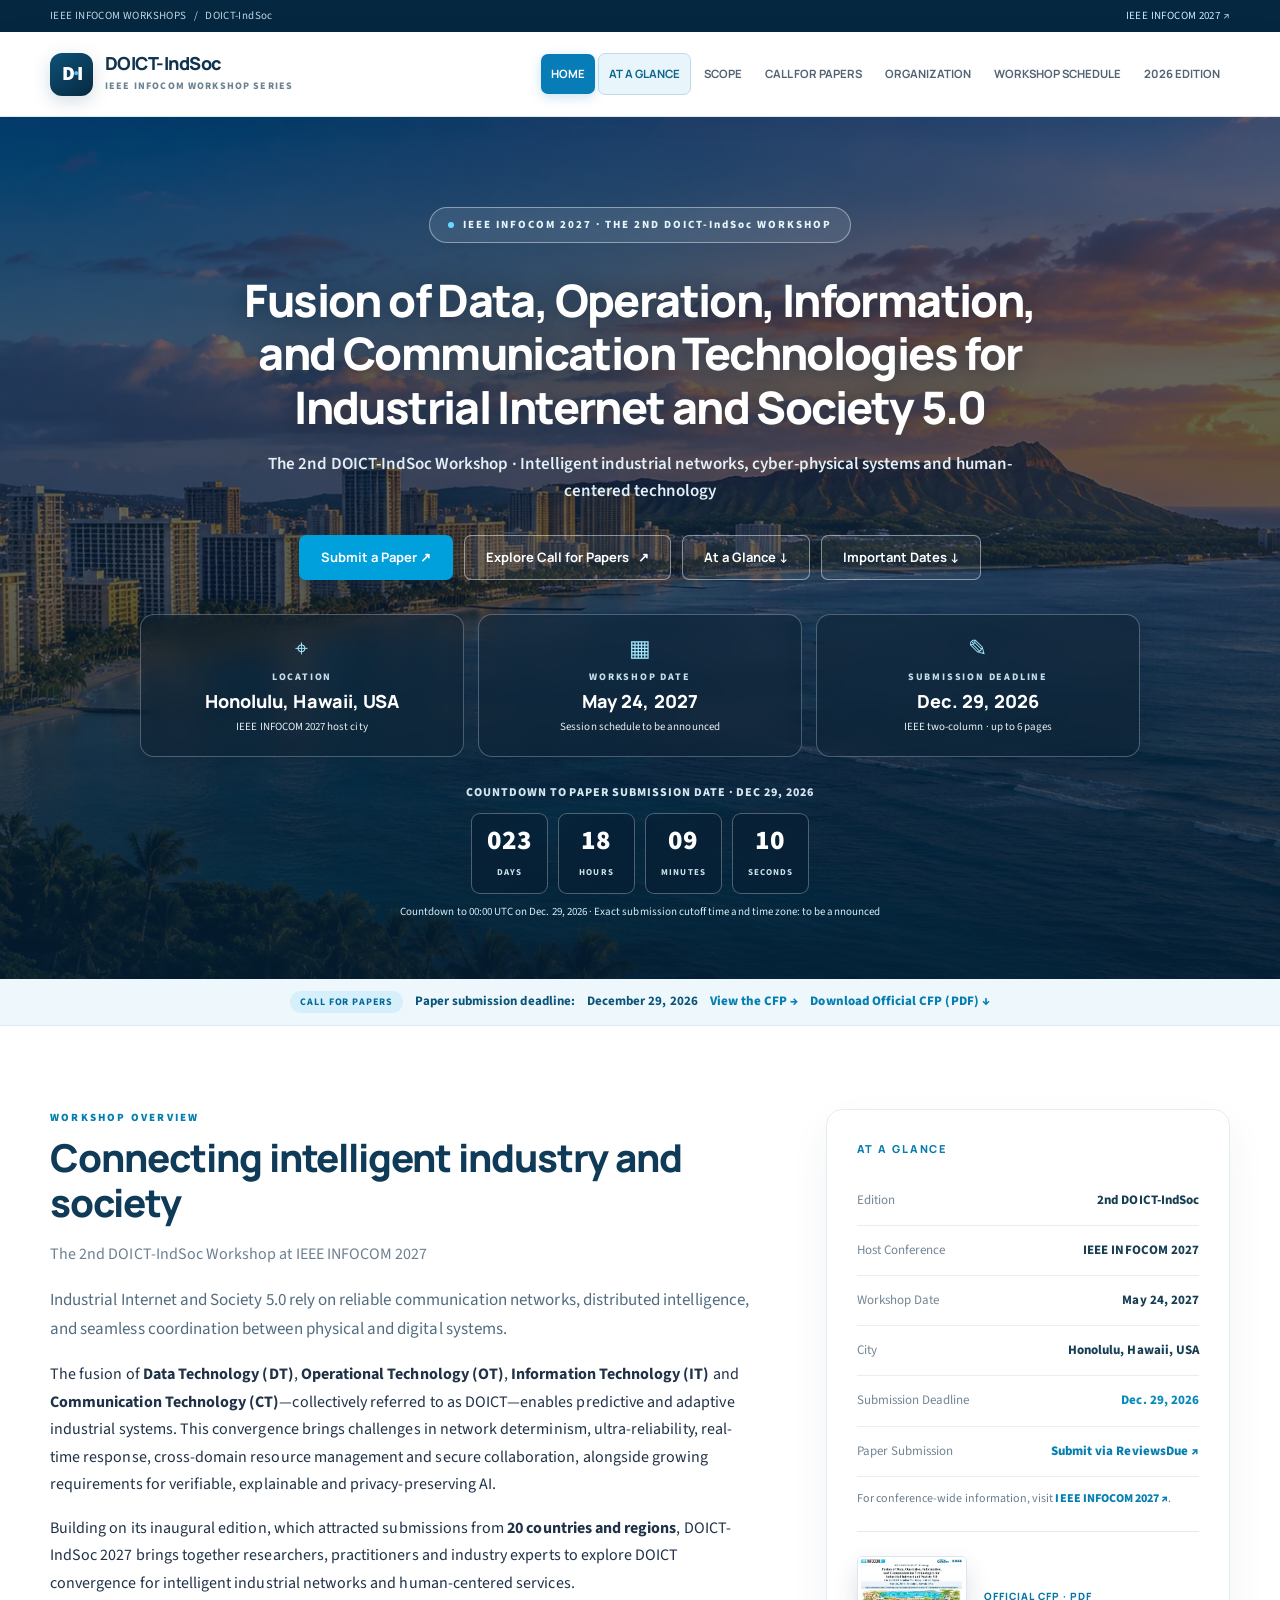
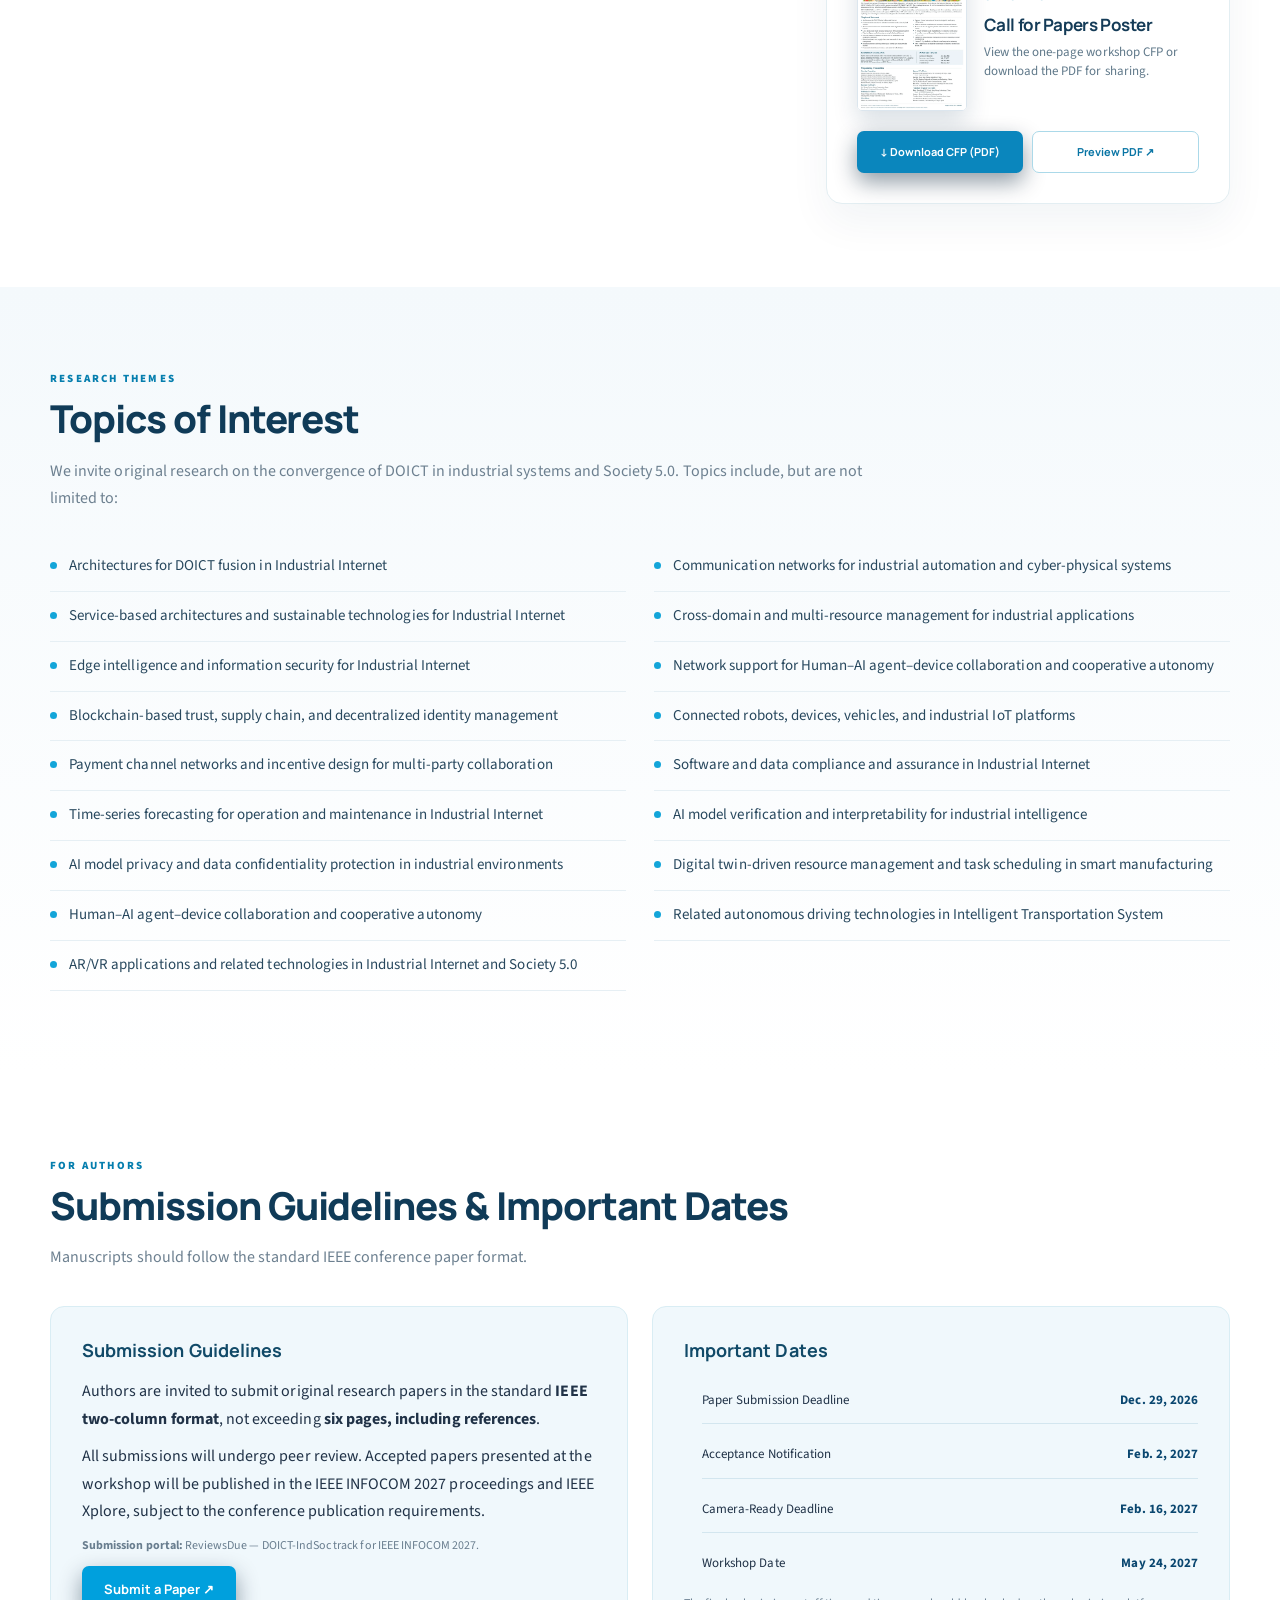
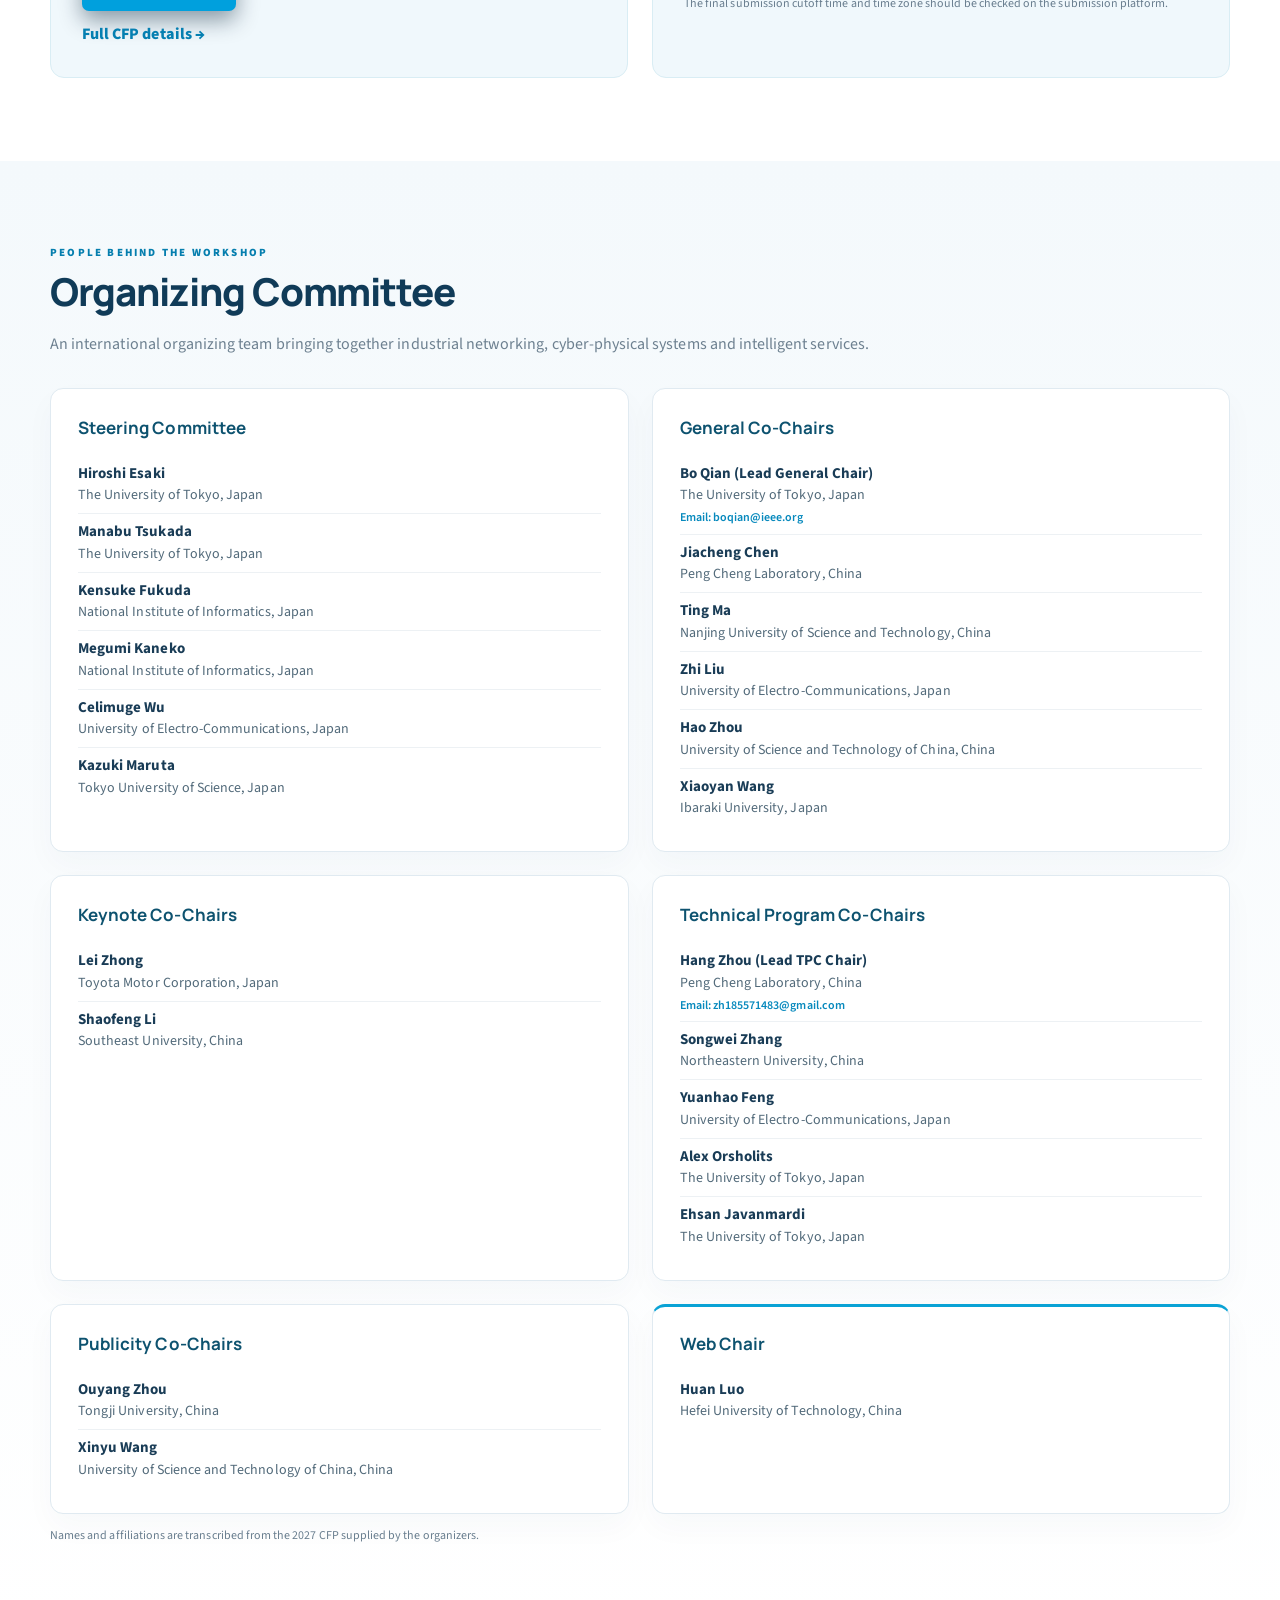
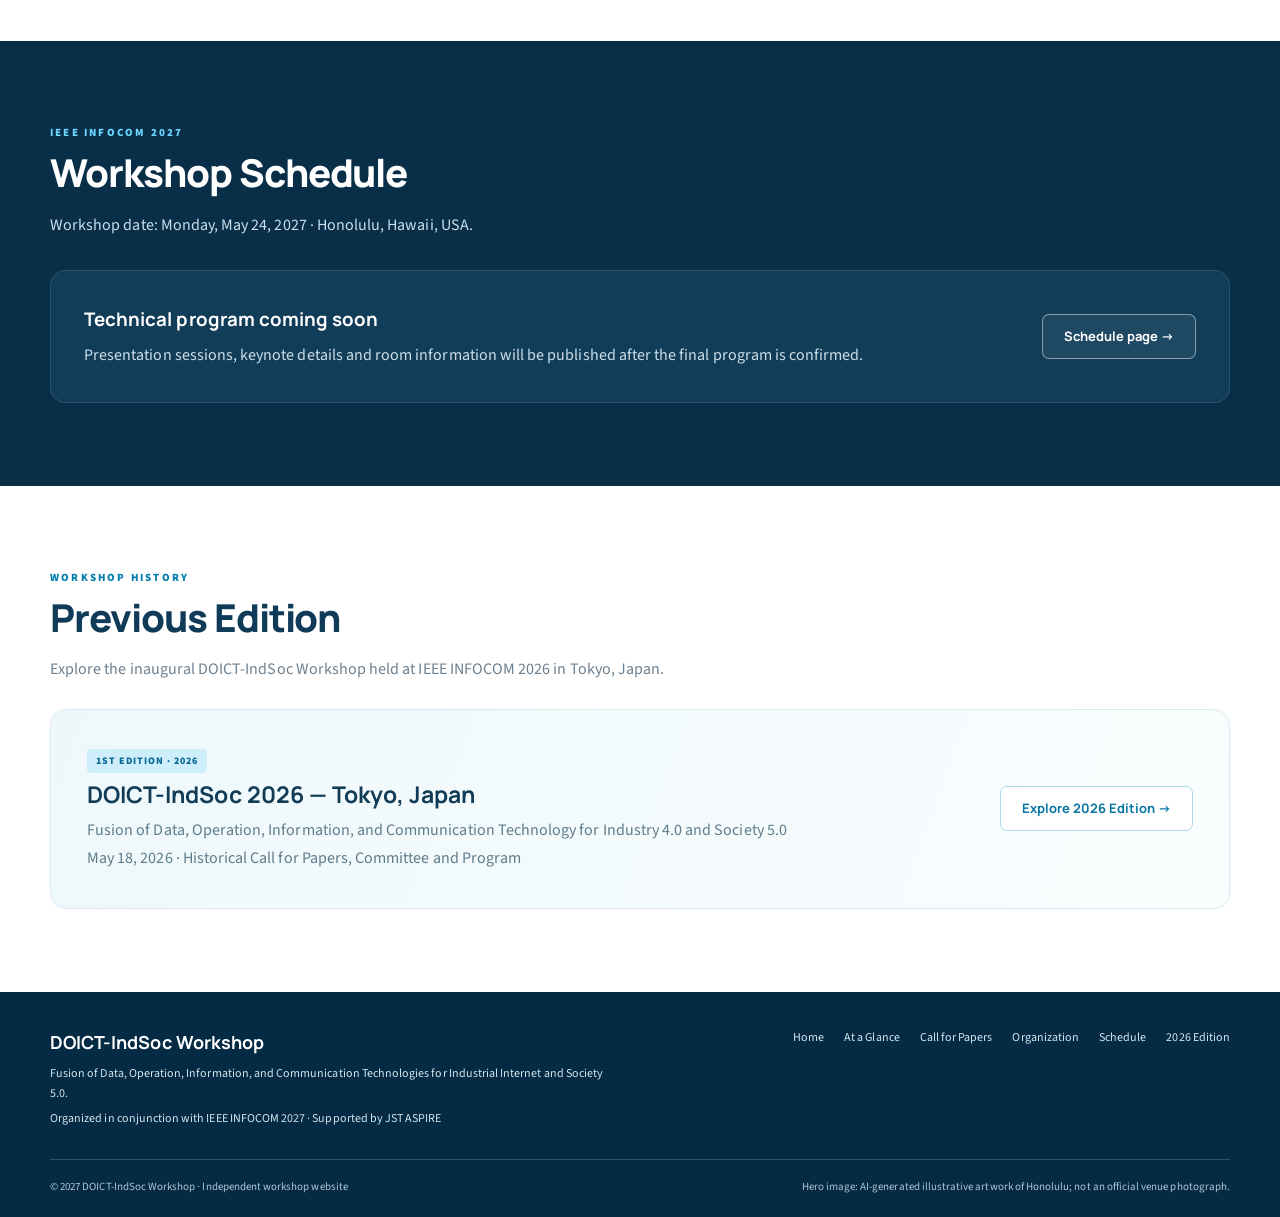
<file: index.html>
<!DOCTYPE html>

<html lang="en"><head><meta charset="utf-8"/><meta content="width=device-width, initial-scale=1" name="viewport"/><meta content="#072b49" name="theme-color"/><meta content="Official website of the 2nd DOICT-IndSoc Workshop at IEEE INFOCOM 2027." name="description"/><title>DOICT-IndSoc 2027 | IEEE INFOCOM Workshop</title><link href="assets/favicon.svg" rel="icon" type="image/svg+xml"/><link href="assets/style.css" rel="stylesheet"/><script defer="" src="assets/script.js"></script><link href="https://fonts.googleapis.com" rel="preconnect"/><link crossorigin="anonymous" href="https://fonts.gstatic.com" rel="preconnect"/><link href="https://fonts.googleapis.com/css2?family=Manrope:wght@400;500;600;700;800&amp;family=Source+Sans+3:wght@400;500;600;700;800&amp;display=swap" rel="stylesheet"/></head><body><a class="skip" href="#main">Skip to content</a>
<div class="topline"><div class="container"><span>IEEE INFOCOM WORKSHOPS   /   DOICT-IndSoc</span><a href="https://infocom2027.ieee-infocom.org/" rel="noopener noreferrer" target="_blank">IEEE INFOCOM 2027 ↗</a></div></div>
<header class="header"><div class="container head-inner"><a aria-label="DOICT-IndSoc home" class="brand" href="index.html"><span class="brand-symbol">D<span>·</span>I</span><span><strong>DOICT-IndSoc</strong><small>IEEE INFOCOM WORKSHOP SERIES</small></span></a><nav aria-label="Primary navigation" class="nav"><a aria-current="page" class="active" href="index.html">Home</a><a class="glance-nav" href="index.html#at-a-glance">At a Glance</a><a href="index.html#scope">Scope</a><a href="cfp.html">Call for Papers</a><a href="committee.html">Organization</a><a href="program.html">Workshop Schedule</a><a href="2026/">2026 Edition</a></nav><button aria-controls="mobile-menu" aria-expanded="false" class="mobile-toggle" data-menu-toggle="" type="button">MENU ☰</button></div><nav aria-label="Mobile navigation" class="mobile-nav" data-mobile-nav="" id="mobile-menu"><a aria-current="page" class="active" href="index.html">Home</a><a href="index.html#at-a-glance">At a Glance</a><a href="index.html#scope">Scope</a><a href="cfp.html">Call for Papers</a><a href="committee.html">Organization</a><a href="program.html">Workshop Schedule</a><a href="2026/">2026 Edition</a></nav></header><main id="main"><section aria-label="DOICT-IndSoc 2027 workshop overview" class="hero"><div class="container hero-inner"><span class="eyebrow">IEEE INFOCOM 2027 · THE 2ND DOICT-IndSoc WORKSHOP</span><h1><span>Fusion of Data, Operation, Information,</span><span>and Communication Technologies for</span><span>Industrial Internet and Society 5.0</span></h1><p class="subtitle">The 2nd DOICT-IndSoc Workshop · Intelligent industrial networks, cyber-physical systems and human-centered technology</p><div class="hero-actions"><a class="btn primary" href="https://reviewsdue.com/conferences/infocom-workshops-2027/submissions/new?track=doict-indsoc" target="_blank" rel="noopener noreferrer">Submit a Paper ↗</a><a class="btn ghost" href="cfp.html">Explore Call for Papers <span aria-hidden="true">↗</span></a><a class="btn ghost glance-hero-btn" href="#at-a-glance">At a Glance ↓</a><a class="btn ghost" href="#important-dates">Important Dates ↓</a></div>
<div class="hero-cards"><div class="hero-card"><span class="hero-icon">⌖</span><div class="card-kicker">Location</div><div class="card-value">Honolulu, Hawaii, USA</div><div class="card-extra">IEEE INFOCOM 2027 host city</div></div><div class="hero-card"><span class="hero-icon">▦</span><div class="card-kicker">Workshop Date</div><div class="card-value">May 24, 2027</div><div class="card-extra">Session schedule to be announced</div></div><div class="hero-card"><span class="hero-icon">✎</span><div class="card-kicker">Submission Deadline</div><div class="card-value">Dec. 29, 2026</div><div class="card-extra">IEEE two-column · up to 6 pages</div></div></div>
<div class="count-caption" data-count-caption="">COUNTDOWN TO PAPER SUBMISSION DATE · DEC 29, 2026</div><div aria-label="Countdown to the start of December 29, 2026, UTC (submission deadline date; actual cutoff time not yet announced)" class="counter" data-countdown=""><div class="unit"><span class="num" data-value="">000</span><span class="unit-name">Days</span></div><div class="unit"><span class="num" data-value="">00</span><span class="unit-name">Hours</span></div><div class="unit"><span class="num" data-value="">00</span><span class="unit-name">Minutes</span></div><div class="unit"><span class="num" data-value="">00</span><span class="unit-name">Seconds</span></div></div><div class="counter-note">Countdown to 00:00 UTC on Dec. 29, 2026 · Exact submission cutoff time and time zone: to be announced</div></div></section><div class="notice-strip"><div class="container notice-inner"><span class="pill">Call for Papers</span> Paper submission deadline: <strong>December 29, 2026</strong> <a class="inline-link" href="cfp.html">View the CFP →</a><a class="inline-link" download="DOICT-IndSoc-2027-Official-CFP.pdf" href="assets/DOICT-IndSoc-2027-Official-CFP.pdf">Download Official CFP (PDF) ↓</a></div></div><section class="section" id="scope"><div class="container intro-grid"><div><div class="section-title"><div class="section-label">Workshop overview</div><h2>Connecting intelligent industry and society</h2><p>The 2nd DOICT-IndSoc Workshop at IEEE INFOCOM 2027</p></div><p class="lede">Industrial Internet and Society 5.0 rely on reliable communication networks, distributed intelligence, and seamless coordination between physical and digital systems.</p><p>The fusion of <strong>Data Technology (DT)</strong>, <strong>Operational Technology (OT)</strong>, <strong>Information Technology (IT)</strong> and <strong>Communication Technology (CT)</strong>—collectively referred to as DOICT—enables predictive and adaptive industrial systems. This convergence brings challenges in network determinism, ultra-reliability, real-time response, cross-domain resource management and secure collaboration, alongside growing requirements for verifiable, explainable and privacy-preserving AI.</p><p>Building on its inaugural edition, which attracted submissions from <strong>20 countries and regions</strong>, DOICT-IndSoc 2027 brings together researchers, practitioners and industry experts to explore DOICT convergence for intelligent industrial networks and human-centered services.</p></div><aside aria-label="2027 workshop at a glance and official CFP download" class="facts-box" id="at-a-glance"><div class="facts-title">At a Glance</div><div class="fact"><span>Edition</span><span>2nd DOICT-IndSoc</span></div><div class="fact"><span>Host Conference</span><span>IEEE INFOCOM 2027</span></div><div class="fact"><span>Workshop Date</span><span>May 24, 2027</span></div><div class="fact"><span>City</span><span>Honolulu, Hawaii, USA</span></div><div class="fact highlight"><span>Submission Deadline</span><span>Dec. 29, 2026</span></div><div class="fact"><span>Paper Submission</span><span><a class="inline-link" href="https://reviewsdue.com/conferences/infocom-workshops-2027/submissions/new?track=doict-indsoc" target="_blank" rel="noopener noreferrer">Submit via ReviewsDue ↗</a></span></div><p class="small-note">For conference-wide information, visit <a class="inline-link" href="https://infocom2027.ieee-infocom.org/" rel="noopener noreferrer" target="_blank">IEEE INFOCOM 2027 ↗</a>.</p><div class="poster-promo" id="cfp-poster">
<div class="poster-promo-top">
<a aria-label="Open the official CFP PDF in a new tab" class="poster-preview-link" href="assets/DOICT-IndSoc-2027-Official-CFP.pdf" rel="noopener" target="_blank"><img alt="Preview of the DOICT-IndSoc 2027 official Call for Papers poster" height="167" loading="lazy" src="assets/official-cfp-preview.webp" width="118"/></a>
<div><span class="poster-ready-label">OFFICIAL CFP · PDF</span><strong>Call for Papers Poster</strong><p>View the one-page workshop CFP or download the PDF for sharing.</p></div>
</div>
<div class="poster-actions">
<a class="btn primary" download="DOICT-IndSoc-2027-CFP.pdf" href="assets/DOICT-IndSoc-2027-Official-CFP.pdf">↓ Download CFP (PDF)</a>
<a class="btn outline" href="assets/DOICT-IndSoc-2027-Official-CFP.pdf" rel="noopener noreferrer" target="_blank">Preview PDF ↗</a>
</div>
</div></aside></div></section><section class="section alt" id="topics"><div class="container"><div class="section-title"><div class="section-label">Research themes</div><h2>Topics of Interest</h2><p>We invite original research on the convergence of DOICT in industrial systems and Society 5.0. Topics include, but are not limited to:</p></div><div class="topic-grid"><div class="topic-item">Architectures for DOICT fusion in Industrial Internet</div><div class="topic-item">Communication networks for industrial automation and cyber-physical systems</div><div class="topic-item">Service-based architectures and sustainable technologies for Industrial Internet</div><div class="topic-item">Cross-domain and multi-resource management for industrial applications</div><div class="topic-item">Edge intelligence and information security for Industrial Internet</div><div class="topic-item">Network support for Human–AI agent–device collaboration and cooperative autonomy</div><div class="topic-item">Blockchain-based trust, supply chain, and decentralized identity management</div><div class="topic-item">Connected robots, devices, vehicles, and industrial IoT platforms</div><div class="topic-item">Payment channel networks and incentive design for multi-party collaboration</div><div class="topic-item">Software and data compliance and assurance in Industrial Internet</div><div class="topic-item">Time-series forecasting for operation and maintenance in Industrial Internet</div><div class="topic-item">AI model verification and interpretability for industrial intelligence</div><div class="topic-item">AI model privacy and data confidentiality protection in industrial environments</div><div class="topic-item">Digital twin-driven resource management and task scheduling in smart manufacturing</div><div class="topic-item">Human–AI agent–device collaboration and cooperative autonomy</div><div class="topic-item">Related autonomous driving technologies in Intelligent Transportation System</div><div class="topic-item">AR/VR applications and related technologies in Industrial Internet and Society 5.0</div></div></div></section><section class="section" id="important-dates"><div class="container"><div class="section-title"><div class="section-label">For authors</div><h2>Submission Guidelines &amp; Important Dates</h2><p>Manuscripts should follow the standard IEEE conference paper format.</p></div><div class="guidelines-grid"><div class="info-box"><h3>Submission Guidelines</h3><p>Authors are invited to submit original research papers in the standard <strong>IEEE two-column format</strong>, not exceeding <strong>six pages, including references</strong>.</p><p>All submissions will undergo peer review. Accepted papers presented at the workshop will be published in the IEEE INFOCOM 2027 proceedings and IEEE Xplore, subject to the conference publication requirements.</p><p class="small-note"><strong>Submission portal:</strong> ReviewsDue — DOICT-IndSoc track for IEEE INFOCOM 2027.</p><p><a class="btn primary" href="https://reviewsdue.com/conferences/infocom-workshops-2027/submissions/new?track=doict-indsoc" target="_blank" rel="noopener noreferrer">Submit a Paper ↗</a></p><a class="inline-link" href="cfp.html">Full CFP details →</a></div><div class="info-box"><h3>Important Dates</h3><ul class="date-list"><li><span>Paper Submission Deadline</span><b>Dec. 29, 2026</b></li><li><span>Acceptance Notification</span><b>Feb. 2, 2027</b></li><li><span>Camera-Ready Deadline</span><b>Feb. 16, 2027</b></li><li><span>Workshop Date</span><b>May 24, 2027</b></li></ul><p class="small-note">The final submission cutoff time and time zone should be checked on the submission platform.</p></div></div></div></section><section class="section alt" id="organization"><div class="container"><div class="section-title"><div class="section-label">People behind the workshop</div><h2>Organizing Committee</h2><p>An international organizing team bringing together industrial networking, cyber-physical systems and intelligent services.</p></div><div class="committee-grid"><div class="committee-card"><h3>Steering Committee</h3><ul><li><strong>Hiroshi Esaki</strong>The University of Tokyo, Japan</li><li><strong>Manabu Tsukada</strong>The University of Tokyo, Japan</li><li><strong>Kensuke Fukuda</strong>National Institute of Informatics, Japan</li><li><strong>Megumi Kaneko</strong>National Institute of Informatics, Japan</li><li><strong>Celimuge Wu</strong>University of Electro-Communications, Japan</li><li><strong>Kazuki Maruta</strong>Tokyo University of Science, Japan</li></ul></div><div class="committee-card"><h3>General Co-Chairs</h3><ul><li><strong>Bo Qian (Lead General Chair)</strong>The University of Tokyo, Japan<a class="committee-email" href="mailto:boqian@ieee.org">Email: boqian@ieee.org</a></li><li><strong>Jiacheng Chen</strong>Peng Cheng Laboratory, China</li><li><strong>Ting Ma</strong>Nanjing University of Science and Technology, China</li><li><strong>Zhi Liu</strong>University of Electro-Communications, Japan</li><li><strong>Hao Zhou</strong>University of Science and Technology of China, China</li><li><strong>Xiaoyan Wang</strong>Ibaraki University, Japan</li></ul></div><div class="committee-card"><h3>Keynote Co-Chairs</h3><ul><li><strong>Lei Zhong</strong>Toyota Motor Corporation, Japan</li><li><strong>Shaofeng Li</strong>Southeast University, China</li></ul></div><div class="committee-card"><h3>Technical Program Co-Chairs</h3><ul><li><strong>Hang Zhou (Lead TPC Chair)</strong>Peng Cheng Laboratory, China<a class="committee-email" href="mailto:zh185571483@gmail.com">Email: zh185571483@gmail.com</a></li><li><strong>Songwei Zhang</strong>Northeastern University, China</li><li><strong>Yuanhao Feng</strong>University of Electro-Communications, Japan</li><li><strong>Alex Orsholits</strong>The University of Tokyo, Japan</li><li><strong>Ehsan Javanmardi</strong>The University of Tokyo, Japan</li></ul></div><div class="committee-card"><h3>Publicity Co-Chairs</h3><ul><li><strong>Ouyang Zhou</strong>Tongji University, China</li><li><strong>Xinyu Wang</strong>University of Science and Technology of China, China</li></ul></div><div class="committee-card feature"><h3>Web Chair</h3><ul><li><strong>Huan Luo</strong>Hefei University of Technology, China</li></ul></div></div><p class="small-note">Names and affiliations are transcribed from the 2027 CFP supplied by the organizers.</p></div></section><section class="section dark" id="schedule"><div class="container"><div class="section-title"><div class="section-label">IEEE INFOCOM 2027</div><h2>Workshop Schedule</h2><p>Workshop date: Monday, May 24, 2027 · Honolulu, Hawaii, USA.</p></div><div class="program-panel"><div><h3>Technical program coming soon</h3><p>Presentation sessions, keynote details and room information will be published after the final program is confirmed.</p></div><a class="btn ghost" href="program.html">Schedule page →</a></div></div></section><section class="section" id="previous-edition"><div class="container"><div class="section-title"><div class="section-label">Workshop history</div><h2>Previous Edition</h2><p>Explore the inaugural DOICT-IndSoc Workshop held at IEEE INFOCOM 2026 in Tokyo, Japan.</p></div><div class="archive-panel"><div><span class="tag">1ST EDITION · 2026</span><h3>DOICT-IndSoc 2026 — Tokyo, Japan</h3><p>Fusion of Data, Operation, Information, and Communication Technology for Industry 4.0 and Society 5.0</p><p>May 18, 2026 · Historical Call for Papers, Committee and Program</p></div><a class="btn outline" href="2026/">Explore 2026 Edition →</a></div></div></section></main><footer class="footer"><div class="container"><div class="footer-inner"><div><h3>DOICT-IndSoc Workshop</h3><p>Fusion of Data, Operation, Information, and Communication Technologies for Industrial Internet and Society 5.0.</p><p>Organized in conjunction with IEEE INFOCOM 2027 · Supported by JST ASPIRE</p></div><div class="footer-links"><a href="index.html">Home</a><a href="index.html#at-a-glance">At a Glance</a><a href="cfp.html">Call for Papers</a><a href="committee.html">Organization</a><a href="program.html">Schedule</a><a href="2026/">2026 Edition</a></div></div><div class="footer-bottom"><span>© 2027 DOICT-IndSoc Workshop · Independent workshop website</span><span>Hero image: AI-generated illustrative artwork of Honolulu; not an official venue photograph.</span></div></div></footer></body></html>
</file>
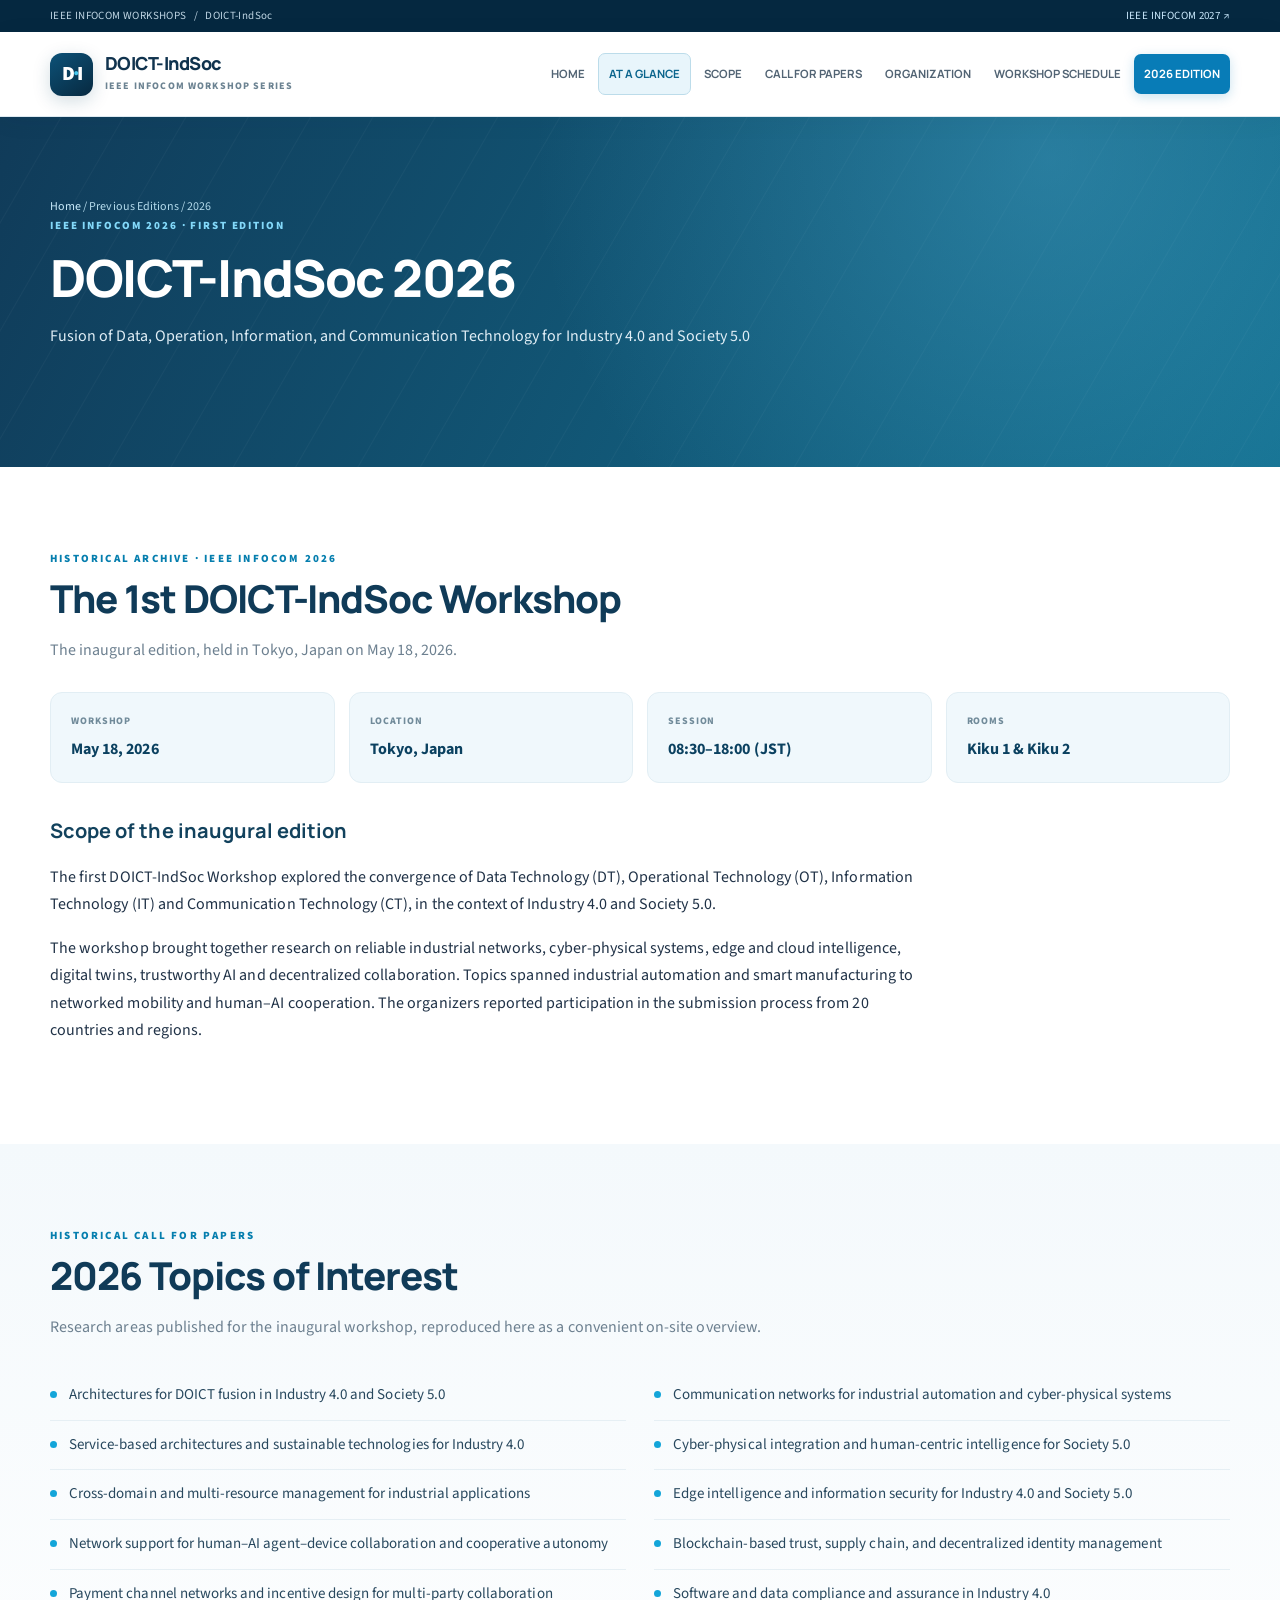
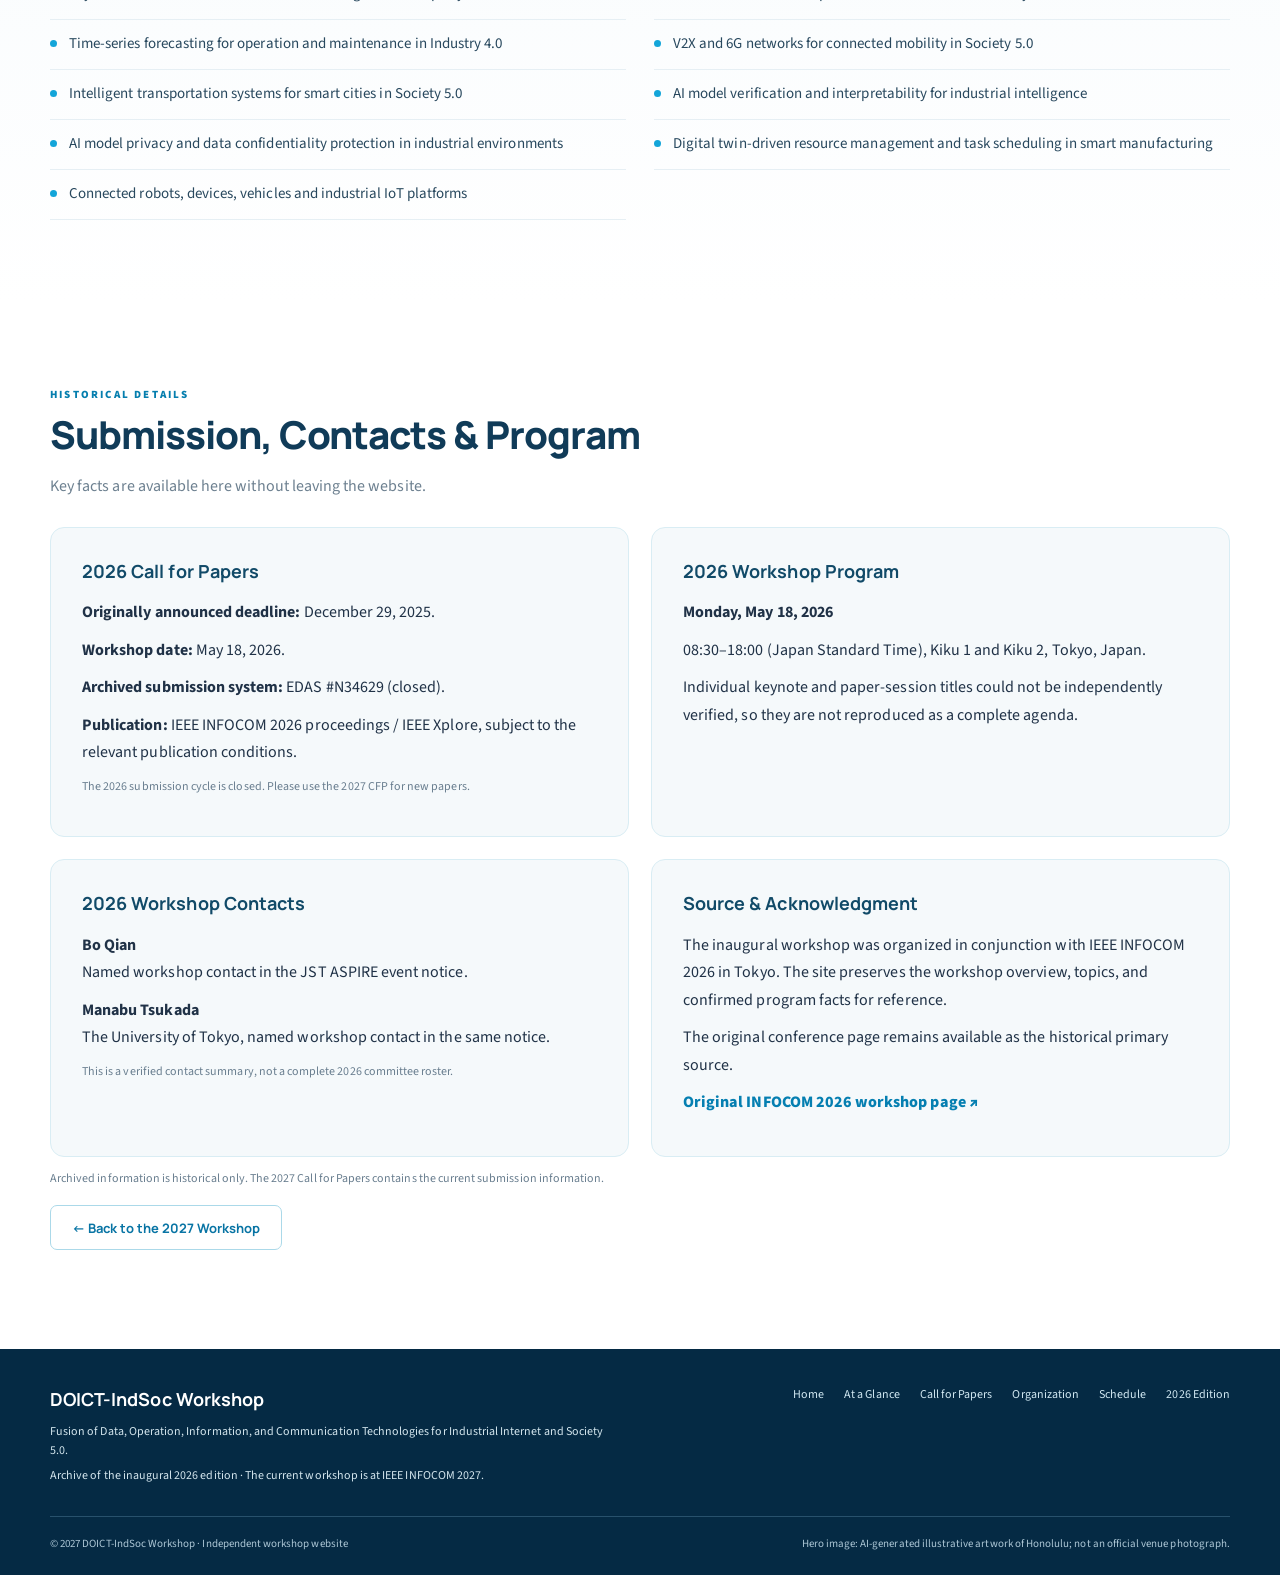
<file: 2026/index.html>
<!DOCTYPE html>

<html lang="en"><head><meta charset="utf-8"/><meta content="width=device-width, initial-scale=1" name="viewport"/><meta content="#072b49" name="theme-color"/><meta content="Historical archive of the inaugural DOICT-IndSoc workshop at IEEE INFOCOM 2026." name="description"/><title>DOICT-IndSoc 2026 | Previous Edition</title><link href="../assets/favicon.svg" rel="icon" type="image/svg+xml"/><link href="../assets/style.css" rel="stylesheet"/><script defer="" src="../assets/script.js"></script><link href="https://fonts.googleapis.com" rel="preconnect"/><link crossorigin="anonymous" href="https://fonts.gstatic.com" rel="preconnect"/><link href="https://fonts.googleapis.com/css2?family=Manrope:wght@400;500;600;700;800&amp;family=Source+Sans+3:wght@400;500;600;700;800&amp;display=swap" rel="stylesheet"/></head><body><a class="skip" href="#main">Skip to content</a>
<div class="topline"><div class="container"><span>IEEE INFOCOM WORKSHOPS   /   DOICT-IndSoc</span><a href="https://infocom2027.ieee-infocom.org/" rel="noopener noreferrer" target="_blank">IEEE INFOCOM 2027 ↗</a></div></div>
<header class="header"><div class="container head-inner"><a aria-label="DOICT-IndSoc home" class="brand" href="../index.html"><span class="brand-symbol">D<span>·</span>I</span><span><strong>DOICT-IndSoc</strong><small>IEEE INFOCOM WORKSHOP SERIES</small></span></a><nav aria-label="Primary navigation" class="nav"><a href="../index.html">Home</a><a class="glance-nav" href="../index.html#at-a-glance">At a Glance</a><a href="../index.html#scope">Scope</a><a href="../cfp.html">Call for Papers</a><a href="../committee.html">Organization</a><a href="../program.html">Workshop Schedule</a><a aria-current="page" class="active" href="../2026/">2026 Edition</a></nav><button aria-controls="mobile-menu" aria-expanded="false" class="mobile-toggle" data-menu-toggle="" type="button">MENU ☰</button></div><nav aria-label="Mobile navigation" class="mobile-nav" data-mobile-nav="" id="mobile-menu"><a href="../index.html">Home</a><a href="../index.html#at-a-glance">At a Glance</a><a href="../index.html#scope">Scope</a><a href="../cfp.html">Call for Papers</a><a href="../committee.html">Organization</a><a href="../program.html">Workshop Schedule</a><a aria-current="page" class="active" href="../2026/">2026 Edition</a></nav></header><main id="main"><section class="sub-hero history-hero"><div class="container"><div class="breadcrumb"><a href="../index.html">Home</a> / Previous Editions / 2026</div><div class="label">IEEE INFOCOM 2026 · First Edition</div><h1>DOICT-IndSoc 2026</h1><p>Fusion of Data, Operation, Information, and Communication Technology for Industry 4.0 and Society 5.0</p></div></section><section class="section"><div class="container"><div class="section-title"><div class="section-label">Historical archive · IEEE INFOCOM 2026</div><h2>The 1st DOICT-IndSoc Workshop</h2><p>The inaugural edition, held in Tokyo, Japan on May 18, 2026.</p></div><div class="history-facts"><div><span>Workshop</span><strong>May 18, 2026</strong></div><div><span>Location</span><strong>Tokyo, Japan</strong></div><div><span>Session</span><strong>08:30–18:00 (JST)</strong></div><div><span>Rooms</span><strong>Kiku 1 &amp; Kiku 2</strong></div></div><div class="history-copy"><h3>Scope of the inaugural edition</h3><p>The first DOICT-IndSoc Workshop explored the convergence of Data Technology (DT), Operational Technology (OT), Information Technology (IT) and Communication Technology (CT), in the context of Industry 4.0 and Society 5.0.</p><p>The workshop brought together research on reliable industrial networks, cyber-physical systems, edge and cloud intelligence, digital twins, trustworthy AI and decentralized collaboration. Topics spanned industrial automation and smart manufacturing to networked mobility and human–AI cooperation. The organizers reported participation in the submission process from 20 countries and regions.</p></div></div></section><section class="section alt"><div class="container"><div class="section-title"><div class="section-label">Historical call for papers</div><h2>2026 Topics of Interest</h2><p>Research areas published for the inaugural workshop, reproduced here as a convenient on-site overview.</p></div><div class="topic-grid"><div class="topic-item">Architectures for DOICT fusion in Industry 4.0 and Society 5.0</div><div class="topic-item">Communication networks for industrial automation and cyber-physical systems</div><div class="topic-item">Service-based architectures and sustainable technologies for Industry 4.0</div><div class="topic-item">Cyber-physical integration and human-centric intelligence for Society 5.0</div><div class="topic-item">Cross-domain and multi-resource management for industrial applications</div><div class="topic-item">Edge intelligence and information security for Industry 4.0 and Society 5.0</div><div class="topic-item">Network support for human–AI agent–device collaboration and cooperative autonomy</div><div class="topic-item">Blockchain-based trust, supply chain, and decentralized identity management</div><div class="topic-item">Payment channel networks and incentive design for multi-party collaboration</div><div class="topic-item">Software and data compliance and assurance in Industry 4.0</div><div class="topic-item">Time-series forecasting for operation and maintenance in Industry 4.0</div><div class="topic-item">V2X and 6G networks for connected mobility in Society 5.0</div><div class="topic-item">Intelligent transportation systems for smart cities in Society 5.0</div><div class="topic-item">AI model verification and interpretability for industrial intelligence</div><div class="topic-item">AI model privacy and data confidentiality protection in industrial environments</div><div class="topic-item">Digital twin-driven resource management and task scheduling in smart manufacturing</div><div class="topic-item">Connected robots, devices, vehicles and industrial IoT platforms</div></div></div></section><section class="section"><div class="container"><div class="section-title"><div class="section-label">Historical details</div><h2>Submission, Contacts &amp; Program</h2><p>Key facts are available here without leaving the website.</p></div><div class="history-archive-grid">
<div class="info-box"><h3>2026 Call for Papers</h3><p><strong>Originally announced deadline:</strong> December 29, 2025.</p><p><strong>Workshop date:</strong> May 18, 2026.</p><p><strong>Archived submission system:</strong> EDAS #N34629 (closed).</p><p><strong>Publication:</strong> IEEE INFOCOM 2026 proceedings / IEEE Xplore, subject to the relevant publication conditions.</p><p class="small-note">The 2026 submission cycle is closed. Please use the 2027 CFP for new papers.</p></div>
<div class="info-box"><h3>2026 Workshop Program</h3><p><strong>Monday, May 18, 2026</strong></p><p>08:30–18:00 (Japan Standard Time), Kiku 1 and Kiku 2, Tokyo, Japan.</p><p>Individual keynote and paper-session titles could not be independently verified, so they are not reproduced as a complete agenda.</p></div>
<div class="info-box"><h3>2026 Workshop Contacts</h3><p><strong>Bo Qian</strong><br/>Named workshop contact in the JST ASPIRE event notice.</p><p><strong>Manabu Tsukada</strong><br/>The University of Tokyo, named workshop contact in the same notice.</p><p class="small-note">This is a verified contact summary, not a complete 2026 committee roster.</p></div>
<div class="info-box"><h3>Source &amp; Acknowledgment</h3><p>The inaugural workshop was organized in conjunction with IEEE INFOCOM 2026 in Tokyo. The site preserves the workshop overview, topics, and confirmed program facts for reference.</p><p>The original conference page remains available as the historical primary source.</p><p><a class="inline-link" href="https://infocom2026.ieee-infocom.org/pages/international-workshop-fusion-data-operation-information-and-communication-technology" rel="noopener noreferrer" target="_blank">Original INFOCOM 2026 workshop page ↗</a></p></div>
</div><p class="small-note">Archived information is historical only. The 2027 Call for Papers contains the current submission information.</p><p><a class="btn outline" href="../index.html">← Back to the 2027 Workshop</a></p></div></section></main><footer class="footer"><div class="container"><div class="footer-inner"><div><h3>DOICT-IndSoc Workshop</h3><p>Fusion of Data, Operation, Information, and Communication Technologies for Industrial Internet and Society 5.0.</p><p>Archive of the inaugural 2026 edition · The current workshop is at IEEE INFOCOM 2027.</p></div><div class="footer-links"><a href="../index.html">Home</a><a href="../index.html#at-a-glance">At a Glance</a><a href="../cfp.html">Call for Papers</a><a href="../committee.html">Organization</a><a href="../program.html">Schedule</a><a href="../2026/">2026 Edition</a></div></div><div class="footer-bottom"><span>© 2027 DOICT-IndSoc Workshop · Independent workshop website</span><span>Hero image: AI-generated illustrative artwork of Honolulu; not an official venue photograph.</span></div></div></footer></body></html>
</file>
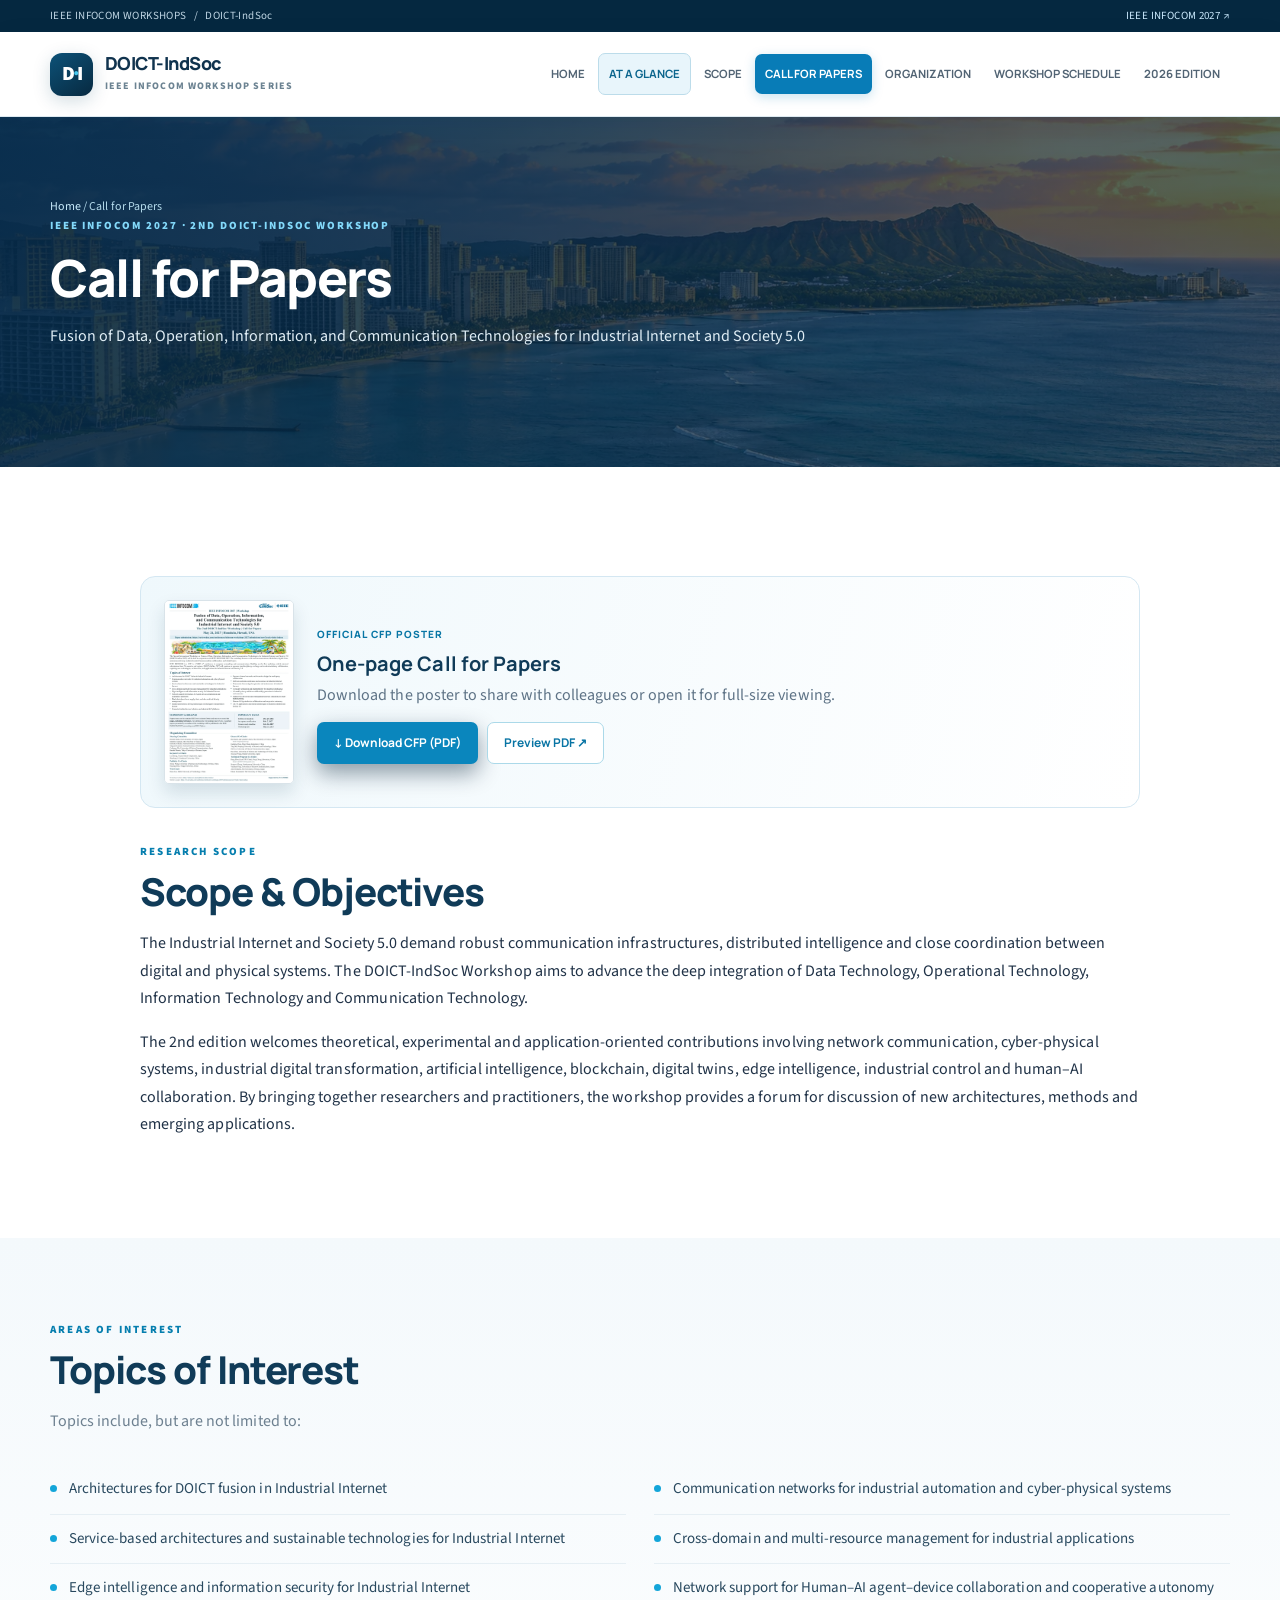
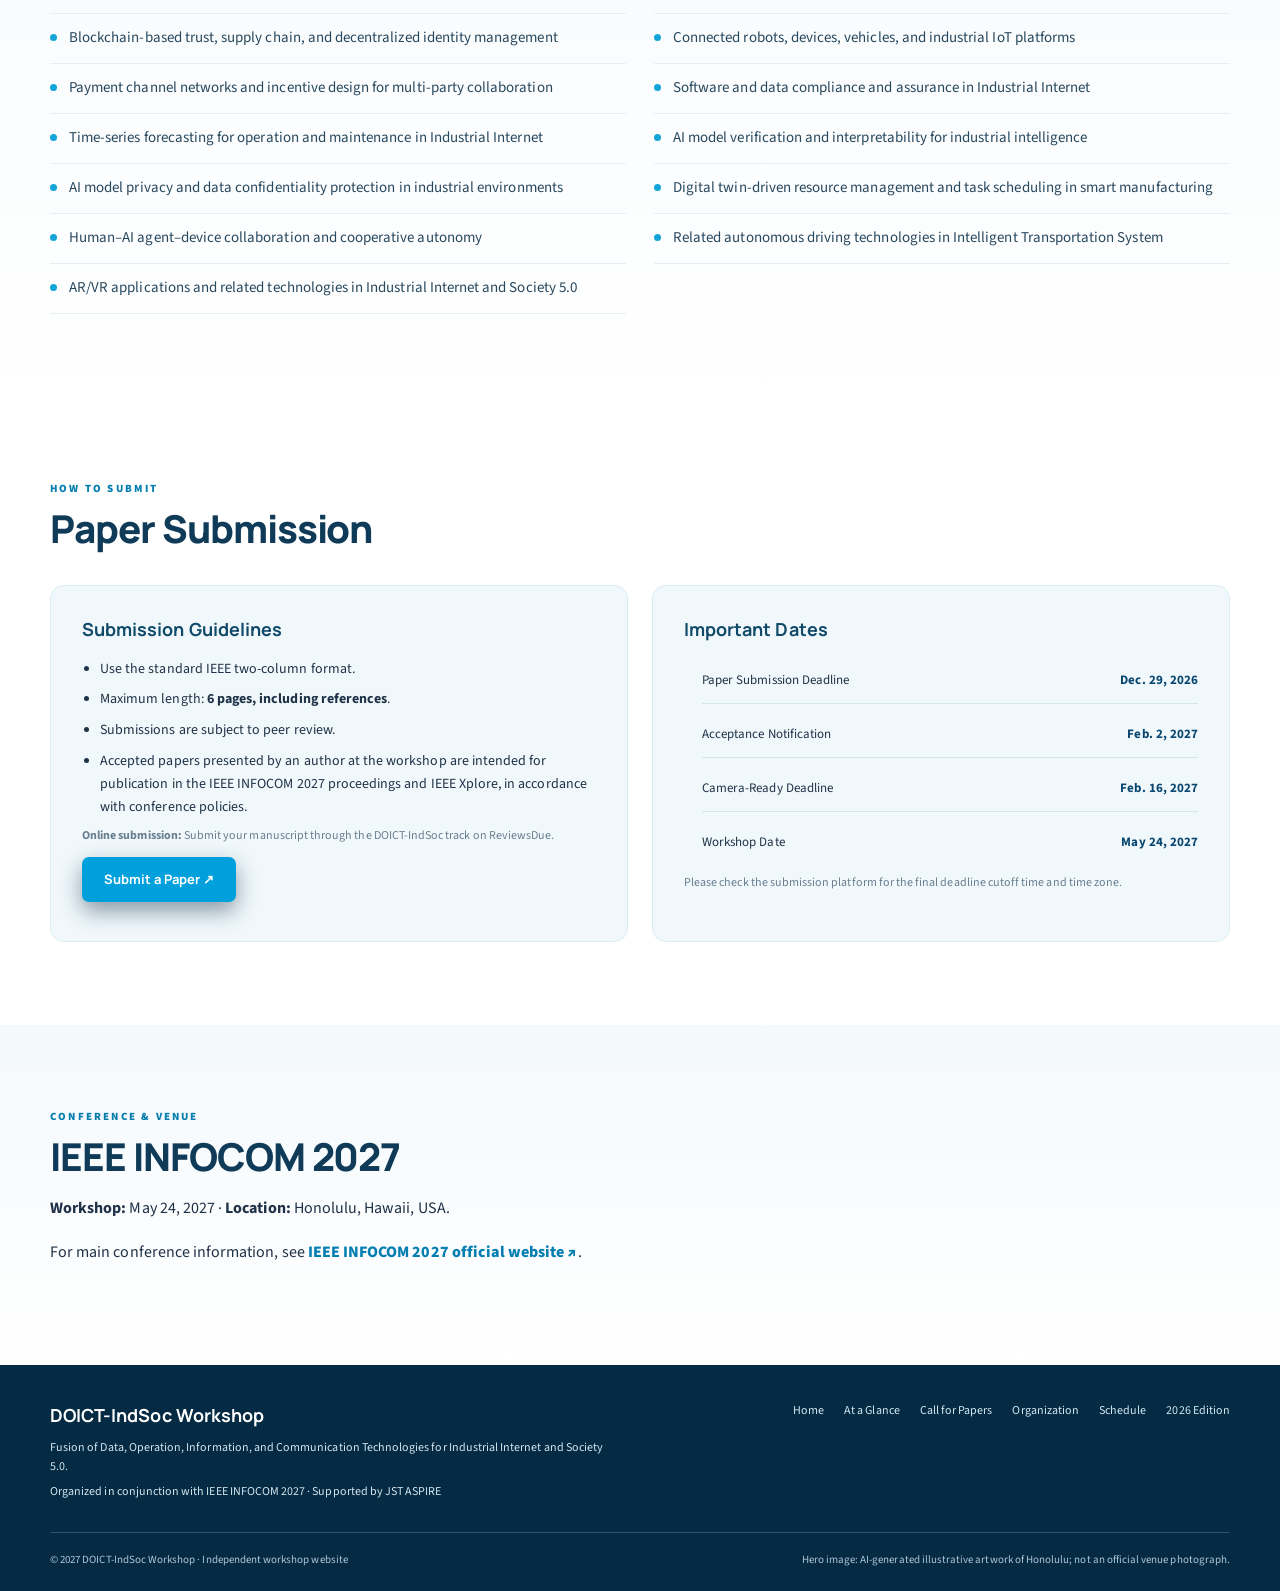
<file: cfp.html>
<!DOCTYPE html>

<html lang="en"><head><meta charset="utf-8"/><meta content="width=device-width, initial-scale=1" name="viewport"/><meta content="#072b49" name="theme-color"/><meta content="Official website of the 2nd DOICT-IndSoc Workshop at IEEE INFOCOM 2027." name="description"/><title>Call for Papers | DOICT-IndSoc 2027</title><link href="assets/favicon.svg" rel="icon" type="image/svg+xml"/><link href="assets/style.css" rel="stylesheet"/><script defer="" src="assets/script.js"></script><link href="https://fonts.googleapis.com" rel="preconnect"/><link crossorigin="anonymous" href="https://fonts.gstatic.com" rel="preconnect"/><link href="https://fonts.googleapis.com/css2?family=Manrope:wght@400;500;600;700;800&amp;family=Source+Sans+3:wght@400;500;600;700;800&amp;display=swap" rel="stylesheet"/></head><body><a class="skip" href="#main">Skip to content</a>
<div class="topline"><div class="container"><span>IEEE INFOCOM WORKSHOPS   /   DOICT-IndSoc</span><a href="https://infocom2027.ieee-infocom.org/" rel="noopener noreferrer" target="_blank">IEEE INFOCOM 2027 ↗</a></div></div>
<header class="header"><div class="container head-inner"><a aria-label="DOICT-IndSoc home" class="brand" href="index.html"><span class="brand-symbol">D<span>·</span>I</span><span><strong>DOICT-IndSoc</strong><small>IEEE INFOCOM WORKSHOP SERIES</small></span></a><nav aria-label="Primary navigation" class="nav"><a href="index.html">Home</a><a class="glance-nav" href="index.html#at-a-glance">At a Glance</a><a href="index.html#scope">Scope</a><a aria-current="page" class="active" href="cfp.html">Call for Papers</a><a href="committee.html">Organization</a><a href="program.html">Workshop Schedule</a><a href="2026/">2026 Edition</a></nav><button aria-controls="mobile-menu" aria-expanded="false" class="mobile-toggle" data-menu-toggle="" type="button">MENU ☰</button></div><nav aria-label="Mobile navigation" class="mobile-nav" data-mobile-nav="" id="mobile-menu"><a href="index.html">Home</a><a href="index.html#at-a-glance">At a Glance</a><a href="index.html#scope">Scope</a><a aria-current="page" class="active" href="cfp.html">Call for Papers</a><a href="committee.html">Organization</a><a href="program.html">Workshop Schedule</a><a href="2026/">2026 Edition</a></nav></header><main id="main"><section class="sub-hero"><div class="container"><div class="breadcrumb"><a href="index.html">Home</a> / Call for Papers</div><div class="label">IEEE INFOCOM 2027 · 2nd DOICT-IndSoc Workshop</div><h1>Call for Papers</h1><p>Fusion of Data, Operation, Information, and Communication Technologies for Industrial Internet and Society 5.0</p></div></section><section class="section"><div class="container content-narrow"><div class="cfp-poster-callout" id="official-poster">
<a href="assets/DOICT-IndSoc-2027-Official-CFP.pdf" rel="noopener noreferrer" target="_blank"><img alt="DOICT-IndSoc 2027 official CFP poster preview" height="184" loading="lazy" src="assets/official-cfp-preview.webp" width="130"/></a>
<div><span class="poster-ready-label">OFFICIAL CFP POSTER</span><h3>One-page Call for Papers</h3><p>Download the poster to share with colleagues or open it for full-size viewing.</p>
<div class="poster-actions"><a class="btn primary" download="DOICT-IndSoc-2027-CFP.pdf" href="assets/DOICT-IndSoc-2027-Official-CFP.pdf">↓ Download CFP (PDF)</a><a class="btn outline" href="assets/DOICT-IndSoc-2027-Official-CFP.pdf" rel="noopener noreferrer" target="_blank">Preview PDF ↗</a></div></div>
</div><div class="section-title"><div class="section-label">Research scope</div><h2>Scope &amp; Objectives</h2></div><p>The Industrial Internet and Society 5.0 demand robust communication infrastructures, distributed intelligence and close coordination between digital and physical systems. The DOICT-IndSoc Workshop aims to advance the deep integration of Data Technology, Operational Technology, Information Technology and Communication Technology.</p><p>The 2nd edition welcomes theoretical, experimental and application-oriented contributions involving network communication, cyber-physical systems, industrial digital transformation, artificial intelligence, blockchain, digital twins, edge intelligence, industrial control and human–AI collaboration. By bringing together researchers and practitioners, the workshop provides a forum for discussion of new architectures, methods and emerging applications.</p></div></section><section class="section alt"><div class="container"><div class="section-title"><div class="section-label">Areas of interest</div><h2>Topics of Interest</h2><p>Topics include, but are not limited to:</p></div><div class="topic-grid"><div class="topic-item">Architectures for DOICT fusion in Industrial Internet</div><div class="topic-item">Communication networks for industrial automation and cyber-physical systems</div><div class="topic-item">Service-based architectures and sustainable technologies for Industrial Internet</div><div class="topic-item">Cross-domain and multi-resource management for industrial applications</div><div class="topic-item">Edge intelligence and information security for Industrial Internet</div><div class="topic-item">Network support for Human–AI agent–device collaboration and cooperative autonomy</div><div class="topic-item">Blockchain-based trust, supply chain, and decentralized identity management</div><div class="topic-item">Connected robots, devices, vehicles, and industrial IoT platforms</div><div class="topic-item">Payment channel networks and incentive design for multi-party collaboration</div><div class="topic-item">Software and data compliance and assurance in Industrial Internet</div><div class="topic-item">Time-series forecasting for operation and maintenance in Industrial Internet</div><div class="topic-item">AI model verification and interpretability for industrial intelligence</div><div class="topic-item">AI model privacy and data confidentiality protection in industrial environments</div><div class="topic-item">Digital twin-driven resource management and task scheduling in smart manufacturing</div><div class="topic-item">Human–AI agent–device collaboration and cooperative autonomy</div><div class="topic-item">Related autonomous driving technologies in Intelligent Transportation System</div><div class="topic-item">AR/VR applications and related technologies in Industrial Internet and Society 5.0</div></div></div></section><section class="section"><div class="container"><div class="section-title"><div class="section-label">How to submit</div><h2>Paper Submission</h2></div><div class="guidelines-grid"><div class="info-box"><h3>Submission Guidelines</h3><ul><li>Use the standard IEEE two-column format.</li><li>Maximum length: <strong>6 pages, including references</strong>.</li><li>Submissions are subject to peer review.</li><li>Accepted papers presented by an author at the workshop are intended for publication in the IEEE INFOCOM 2027 proceedings and IEEE Xplore, in accordance with conference policies.</li></ul><p class="small-note"><strong>Online submission:</strong> Submit your manuscript through the DOICT-IndSoc track on ReviewsDue.</p><p><a class="btn primary" href="https://reviewsdue.com/conferences/infocom-workshops-2027/submissions/new?track=doict-indsoc" target="_blank" rel="noopener noreferrer">Submit a Paper ↗</a></p></div><div class="info-box"><h3>Important Dates</h3><ul class="date-list"><li><span>Paper Submission Deadline</span><b>Dec. 29, 2026</b></li><li><span>Acceptance Notification</span><b>Feb. 2, 2027</b></li><li><span>Camera-Ready Deadline</span><b>Feb. 16, 2027</b></li><li><span>Workshop Date</span><b>May 24, 2027</b></li></ul><p class="small-note">Please check the submission platform for the final deadline cutoff time and time zone.</p></div></div></div></section><section class="section alt"><div class="container"><div class="section-title"><div class="section-label">Conference &amp; Venue</div><h2>IEEE INFOCOM 2027</h2></div><p><strong>Workshop:</strong> May 24, 2027 · <strong>Location:</strong> Honolulu, Hawaii, USA.</p><p>For main conference information, see <a class="inline-link" href="https://infocom2027.ieee-infocom.org/" rel="noopener noreferrer" target="_blank">IEEE INFOCOM 2027 official website ↗</a>.</p></div></section></main><footer class="footer"><div class="container"><div class="footer-inner"><div><h3>DOICT-IndSoc Workshop</h3><p>Fusion of Data, Operation, Information, and Communication Technologies for Industrial Internet and Society 5.0.</p><p>Organized in conjunction with IEEE INFOCOM 2027 · Supported by JST ASPIRE</p></div><div class="footer-links"><a href="index.html">Home</a><a href="index.html#at-a-glance">At a Glance</a><a href="cfp.html">Call for Papers</a><a href="committee.html">Organization</a><a href="program.html">Schedule</a><a href="2026/">2026 Edition</a></div></div><div class="footer-bottom"><span>© 2027 DOICT-IndSoc Workshop · Independent workshop website</span><span>Hero image: AI-generated illustrative artwork of Honolulu; not an official venue photograph.</span></div></div></footer></body></html>
</file>
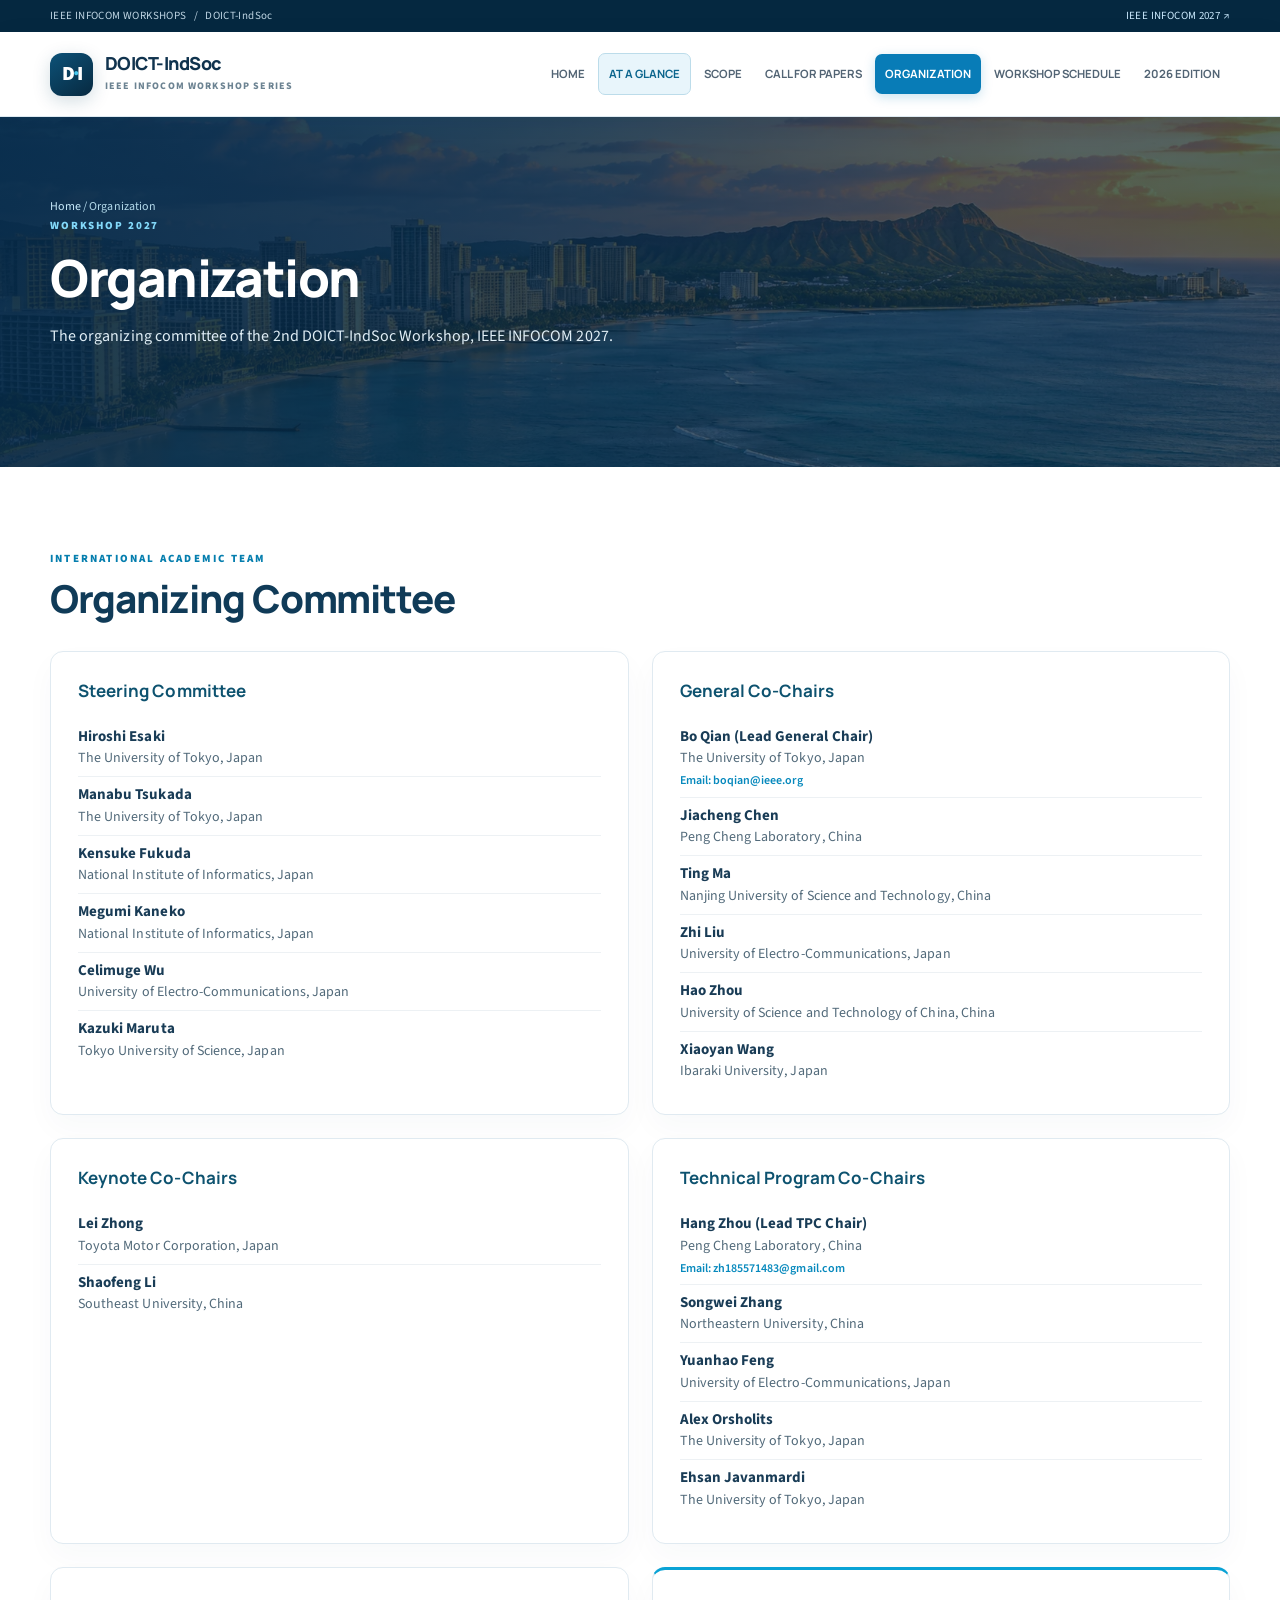
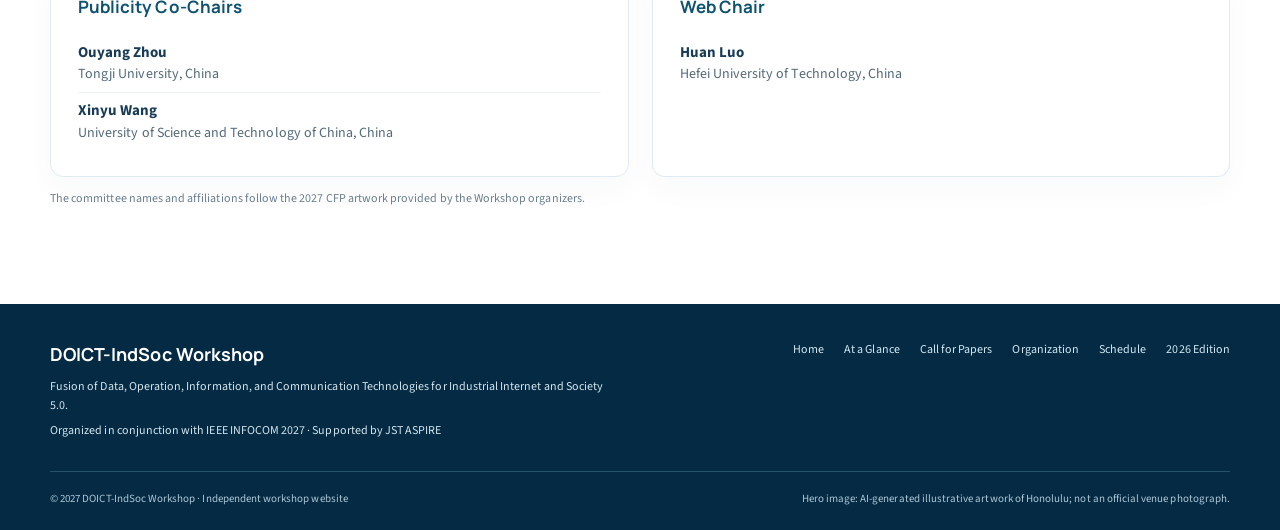
<file: committee.html>
<!DOCTYPE html>

<html lang="en"><head><meta charset="utf-8"/><meta content="width=device-width, initial-scale=1" name="viewport"/><meta content="#072b49" name="theme-color"/><meta content="Official website of the 2nd DOICT-IndSoc Workshop at IEEE INFOCOM 2027." name="description"/><title>Organizing Committee | DOICT-IndSoc 2027</title><link href="assets/favicon.svg" rel="icon" type="image/svg+xml"/><link href="assets/style.css" rel="stylesheet"/><script defer="" src="assets/script.js"></script><link href="https://fonts.googleapis.com" rel="preconnect"/><link crossorigin="anonymous" href="https://fonts.gstatic.com" rel="preconnect"/><link href="https://fonts.googleapis.com/css2?family=Manrope:wght@400;500;600;700;800&amp;family=Source+Sans+3:wght@400;500;600;700;800&amp;display=swap" rel="stylesheet"/></head><body><a class="skip" href="#main">Skip to content</a>
<div class="topline"><div class="container"><span>IEEE INFOCOM WORKSHOPS   /   DOICT-IndSoc</span><a href="https://infocom2027.ieee-infocom.org/" rel="noopener noreferrer" target="_blank">IEEE INFOCOM 2027 ↗</a></div></div>
<header class="header"><div class="container head-inner"><a aria-label="DOICT-IndSoc home" class="brand" href="index.html"><span class="brand-symbol">D<span>·</span>I</span><span><strong>DOICT-IndSoc</strong><small>IEEE INFOCOM WORKSHOP SERIES</small></span></a><nav aria-label="Primary navigation" class="nav"><a href="index.html">Home</a><a class="glance-nav" href="index.html#at-a-glance">At a Glance</a><a href="index.html#scope">Scope</a><a href="cfp.html">Call for Papers</a><a aria-current="page" class="active" href="committee.html">Organization</a><a href="program.html">Workshop Schedule</a><a href="2026/">2026 Edition</a></nav><button aria-controls="mobile-menu" aria-expanded="false" class="mobile-toggle" data-menu-toggle="" type="button">MENU ☰</button></div><nav aria-label="Mobile navigation" class="mobile-nav" data-mobile-nav="" id="mobile-menu"><a href="index.html">Home</a><a href="index.html#at-a-glance">At a Glance</a><a href="index.html#scope">Scope</a><a href="cfp.html">Call for Papers</a><a aria-current="page" class="active" href="committee.html">Organization</a><a href="program.html">Workshop Schedule</a><a href="2026/">2026 Edition</a></nav></header><main id="main"><section class="sub-hero"><div class="container"><div class="breadcrumb"><a href="index.html">Home</a> / Organization</div><div class="label">Workshop 2027</div><h1>Organization</h1><p>The organizing committee of the 2nd DOICT-IndSoc Workshop, IEEE INFOCOM 2027.</p></div></section><section class="section"><div class="container"><div class="section-title"><div class="section-label">International academic team</div><h2>Organizing Committee</h2></div><div class="committee-grid"><div class="committee-card"><h3>Steering Committee</h3><ul><li><strong>Hiroshi Esaki</strong>The University of Tokyo, Japan</li><li><strong>Manabu Tsukada</strong>The University of Tokyo, Japan</li><li><strong>Kensuke Fukuda</strong>National Institute of Informatics, Japan</li><li><strong>Megumi Kaneko</strong>National Institute of Informatics, Japan</li><li><strong>Celimuge Wu</strong>University of Electro-Communications, Japan</li><li><strong>Kazuki Maruta</strong>Tokyo University of Science, Japan</li></ul></div><div class="committee-card"><h3>General Co-Chairs</h3><ul><li><strong>Bo Qian (Lead General Chair)</strong>The University of Tokyo, Japan<a class="committee-email" href="mailto:boqian@ieee.org">Email: boqian@ieee.org</a></li><li><strong>Jiacheng Chen</strong>Peng Cheng Laboratory, China</li><li><strong>Ting Ma</strong>Nanjing University of Science and Technology, China</li><li><strong>Zhi Liu</strong>University of Electro-Communications, Japan</li><li><strong>Hao Zhou</strong>University of Science and Technology of China, China</li><li><strong>Xiaoyan Wang</strong>Ibaraki University, Japan</li></ul></div><div class="committee-card"><h3>Keynote Co-Chairs</h3><ul><li><strong>Lei Zhong</strong>Toyota Motor Corporation, Japan</li><li><strong>Shaofeng Li</strong>Southeast University, China</li></ul></div><div class="committee-card"><h3>Technical Program Co-Chairs</h3><ul><li><strong>Hang Zhou (Lead TPC Chair)</strong>Peng Cheng Laboratory, China<a class="committee-email" href="mailto:zh185571483@gmail.com">Email: zh185571483@gmail.com</a></li><li><strong>Songwei Zhang</strong>Northeastern University, China</li><li><strong>Yuanhao Feng</strong>University of Electro-Communications, Japan</li><li><strong>Alex Orsholits</strong>The University of Tokyo, Japan</li><li><strong>Ehsan Javanmardi</strong>The University of Tokyo, Japan</li></ul></div><div class="committee-card"><h3>Publicity Co-Chairs</h3><ul><li><strong>Ouyang Zhou</strong>Tongji University, China</li><li><strong>Xinyu Wang</strong>University of Science and Technology of China, China</li></ul></div><div class="committee-card feature"><h3>Web Chair</h3><ul><li><strong>Huan Luo</strong>Hefei University of Technology, China</li></ul></div></div><p class="small-note">The committee names and affiliations follow the 2027 CFP artwork provided by the Workshop organizers.</p></div></section></main><footer class="footer"><div class="container"><div class="footer-inner"><div><h3>DOICT-IndSoc Workshop</h3><p>Fusion of Data, Operation, Information, and Communication Technologies for Industrial Internet and Society 5.0.</p><p>Organized in conjunction with IEEE INFOCOM 2027 · Supported by JST ASPIRE</p></div><div class="footer-links"><a href="index.html">Home</a><a href="index.html#at-a-glance">At a Glance</a><a href="cfp.html">Call for Papers</a><a href="committee.html">Organization</a><a href="program.html">Schedule</a><a href="2026/">2026 Edition</a></div></div><div class="footer-bottom"><span>© 2027 DOICT-IndSoc Workshop · Independent workshop website</span><span>Hero image: AI-generated illustrative artwork of Honolulu; not an official venue photograph.</span></div></div></footer></body></html>
</file>
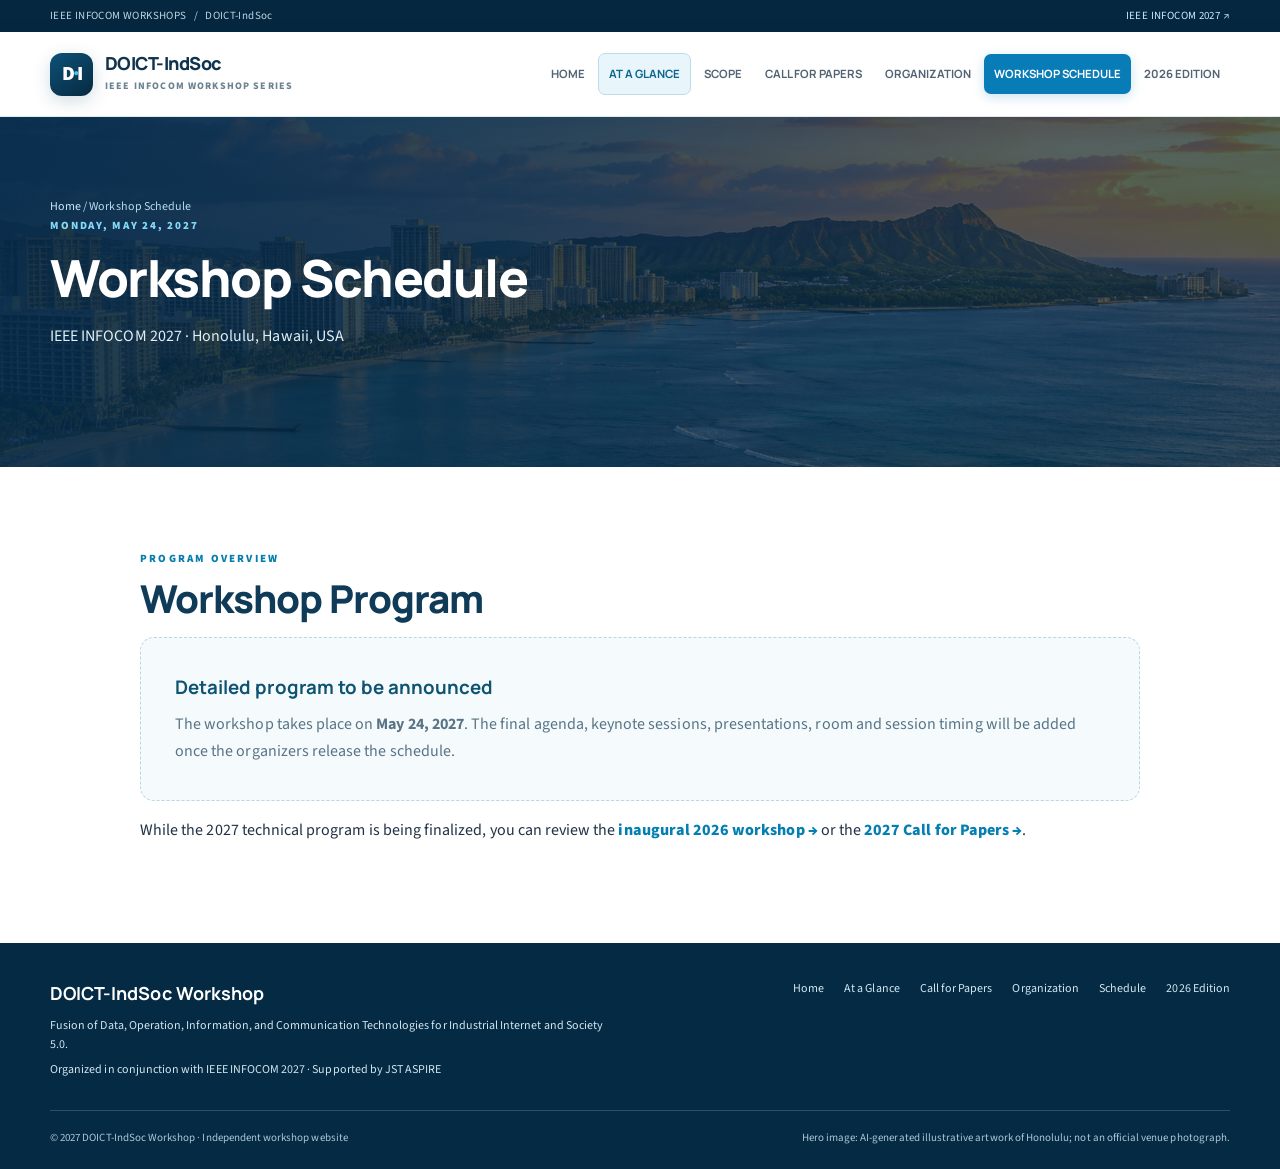
<file: program.html>
<!DOCTYPE html>
<html lang="en"><head><meta charset="utf-8"/><meta content="width=device-width, initial-scale=1" name="viewport"/><meta content="#072b49" name="theme-color"/><meta content="Official website of the 2nd DOICT-IndSoc Workshop at IEEE INFOCOM 2027." name="description"/><title>Workshop Schedule | DOICT-IndSoc 2027</title><link href="assets/favicon.svg" rel="icon" type="image/svg+xml"/><link href="assets/style.css" rel="stylesheet"/><script defer="" src="assets/script.js"></script><link href="https://fonts.googleapis.com" rel="preconnect"/><link crossorigin="anonymous" href="https://fonts.gstatic.com" rel="preconnect"/><link href="https://fonts.googleapis.com/css2?family=Manrope:wght@400;500;600;700;800&amp;family=Source+Sans+3:wght@400;500;600;700;800&amp;display=swap" rel="stylesheet"/></head><body><a class="skip" href="#main">Skip to content</a>
<div class="topline"><div class="container"><span>IEEE INFOCOM WORKSHOPS   /   DOICT-IndSoc</span><a href="https://infocom2027.ieee-infocom.org/" rel="noopener noreferrer" target="_blank">IEEE INFOCOM 2027 ↗</a></div></div>
<header class="header"><div class="container head-inner"><a aria-label="DOICT-IndSoc home" class="brand" href="index.html"><span class="brand-symbol">D<span>·</span>I</span><span><strong>DOICT-IndSoc</strong><small>IEEE INFOCOM WORKSHOP SERIES</small></span></a><nav aria-label="Primary navigation" class="nav"><a href="index.html">Home</a><a class="glance-nav" href="index.html#at-a-glance">At a Glance</a><a href="index.html#scope">Scope</a><a href="cfp.html">Call for Papers</a><a href="committee.html">Organization</a><a aria-current="page" class="active" href="program.html">Workshop Schedule</a><a href="2026/">2026 Edition</a></nav><button aria-controls="mobile-menu" aria-expanded="false" class="mobile-toggle" data-menu-toggle="" type="button">MENU ☰</button></div><nav aria-label="Mobile navigation" class="mobile-nav" data-mobile-nav="" id="mobile-menu"><a href="index.html">Home</a><a href="index.html#at-a-glance">At a Glance</a><a href="index.html#scope">Scope</a><a href="cfp.html">Call for Papers</a><a href="committee.html">Organization</a><a aria-current="page" class="active" href="program.html">Workshop Schedule</a><a href="2026/">2026 Edition</a></nav></header><main id="main"><section class="sub-hero"><div class="container"><div class="breadcrumb"><a href="index.html">Home</a> / Workshop Schedule</div><div class="label">Monday, May 24, 2027</div><h1>Workshop Schedule</h1><p>IEEE INFOCOM 2027 · Honolulu, Hawaii, USA</p></div></section><section class="section"><div class="container content-narrow"><div class="section-title"><div class="section-label">Program overview</div><h2>Workshop Program</h2></div><div class="program-empty"><h3>Detailed program to be announced</h3><p>The workshop takes place on <strong>May 24, 2027</strong>. The final agenda, keynote sessions, presentations, room and session timing will be added once the organizers release the schedule.</p></div><p>While the 2027 technical program is being finalized, you can review the <a class="inline-link" href="2026/">inaugural 2026 workshop →</a> or the <a class="inline-link" href="cfp.html">2027 Call for Papers →</a>.</p></div></section></main><footer class="footer"><div class="container"><div class="footer-inner"><div><h3>DOICT-IndSoc Workshop</h3><p>Fusion of Data, Operation, Information, and Communication Technologies for Industrial Internet and Society 5.0.</p><p>Organized in conjunction with IEEE INFOCOM 2027 · Supported by JST ASPIRE</p></div><div class="footer-links"><a href="index.html">Home</a><a href="index.html#at-a-glance">At a Glance</a><a href="cfp.html">Call for Papers</a><a href="committee.html">Organization</a><a href="program.html">Schedule</a><a href="2026/">2026 Edition</a></div></div><div class="footer-bottom"><span>© 2027 DOICT-IndSoc Workshop · Independent workshop website</span><span>Hero image: AI-generated illustrative artwork of Honolulu; not an official venue photograph.</span></div></div></footer></body></html>
</file>
<file: assets/style.css>
:root{--navy:#072b49;--navy2:#0a3959;--ink:#203247;--muted:#627589;--sky:#16a8e1;--pale:#f0f7fa;--line:#e1eaf0;--gold:#efc78b;--white:#fff;--max:1180px}
*{box-sizing:border-box}html{scroll-behavior:smooth;scroll-padding-top:88px}body{margin:0;color:var(--ink);background:#fff;font-family:Inter,ui-sans-serif,-apple-system,BlinkMacSystemFont,"Segoe UI",Arial,sans-serif;line-height:1.65;-webkit-font-smoothing:antialiased}a{color:inherit}img{max-width:100%}.container{width:min(var(--max),calc(100% - 48px));margin:0 auto}button{font:inherit}.skip{position:absolute;left:12px;top:-80px;padding:9px;background:#fff;color:#0a3959;z-index:100}.skip:focus{top:8px}
.topline{background:#052840;color:#bfd5e3;font-size:11px;letter-spacing:.035em;position:relative;z-index:8}.topline .container{min-height:32px;display:flex;align-items:center;justify-content:space-between;gap:16px}.topline a{text-decoration:none;color:#cbeafd}.topline a:hover{text-decoration:underline}
.header{background:rgba(255,255,255,.985);position:sticky;top:0;z-index:50;border-bottom:1px solid rgba(220,233,240,.92);box-shadow:0 4px 24px rgba(8,42,64,.05)}.head-inner{height:84px;display:flex;align-items:center;justify-content:space-between;gap:18px}.brand{display:flex;align-items:center;gap:12px;text-decoration:none;min-width:0}.brand-symbol{width:43px;height:43px;border-radius:12px;background:linear-gradient(145deg,#0d5278,#072940);display:flex;align-items:center;justify-content:center;font-size:20px;font-weight:900;letter-spacing:-2px;color:#fff;box-shadow:0 5px 18px #0b44602e}.brand-symbol span{color:#48c7ec}.brand strong{display:block;font-size:18px;color:#10334e;line-height:1.18;letter-spacing:-.04em}.brand small{display:block;font-size:10px;font-weight:800;color:#6c8392;letter-spacing:.115em;margin-top:4px;text-transform:uppercase}.nav{display:flex;align-items:center;gap:3px}.nav a{padding:11px 12px;white-space:nowrap;text-decoration:none;color:#526474;font-size:12px;letter-spacing:.035em;text-transform:uppercase;font-weight:800;border-radius:7px;transition:.2s}.nav a:hover{color:#063f68;background:#eff8fb}.nav a.active{background:#087cb7;color:#fff;box-shadow:0 3px 12px #087cb738}.mobile-toggle{display:none;border:1px solid #d3e3ec;background:#fff;color:var(--navy);font-size:12px;font-weight:800;letter-spacing:.04em;border-radius:7px;padding:8px 12px}.mobile-nav{display:none}
.hero{position:relative;isolation:isolate;background:#09283f;color:#fff;min-height:700px;overflow:hidden;display:flex;align-items:stretch}.hero::before{content:"";position:absolute;inset:0;z-index:-2;background-image:url("honolulu-hero.webp");background-size:cover;background-position:center 51%}.hero::after{content:"";position:absolute;inset:0;z-index:-1;background:linear-gradient(180deg,rgba(5,25,45,.62) 0%,rgba(6,31,53,.63) 54%,rgba(4,29,50,.89) 100%)}.hero-inner{width:100%;display:flex;flex-direction:column;align-items:center;text-align:center;padding-top:90px;padding-bottom:58px}.eyebrow{display:inline-flex;align-items:center;gap:9px;padding:8px 18px;border:1px solid rgba(255,255,255,.42);background:rgba(242,250,255,.10);backdrop-filter:blur(10px);border-radius:30px;font-size:11px;letter-spacing:.18em;font-weight:800;color:#e7f5fa}.eyebrow::before{content:"";width:6px;height:6px;background:#6bd8ff;border-radius:50%}.hero h1{max-width:1020px;margin:30px auto 18px;font-size:clamp(34px,3.5vw,50px);font-weight:850;line-height:1.12;letter-spacing:-.049em;text-wrap:balance;text-shadow:0 3px 22px #061c2e7a}.hero h1 span{display:block;color:#fff}.hero .subtitle{font-size:clamp(14px,1.4vw,17px);font-weight:600;color:#e1eff6;max-width:810px;margin:0 auto 28px;line-height:1.6}.hero-actions{display:flex;justify-content:center;flex-wrap:wrap;gap:11px;margin:2px 0 31px}.btn{display:inline-flex;align-items:center;justify-content:center;gap:9px;min-height:45px;padding:10px 21px;text-decoration:none;border-radius:7px;border:1px solid transparent;font-size:13px;font-weight:800;transition:.2s}.btn.primary{background:#00a0dd;color:#fff;box-shadow:0 9px 22px #001e3470}.btn.primary:hover{background:#0c8bc4;transform:translateY(-1px)}.btn.ghost{color:#fff;background:#ffffff0f;border:1px solid #ffffff75}.btn.ghost:hover{background:#ffffff27}.btn.outline{color:#0874a4;border-color:#abd9e9;background:#fff}.btn.outline:hover{background:#e7f8fd}.hero-cards{display:grid;grid-template-columns:repeat(3,minmax(0,1fr));width:min(100%,1000px);gap:14px;margin:3px auto 27px}.hero-card{padding:22px 20px;background:rgba(11,30,47,.48);border:1px solid rgba(224,242,255,.29);backdrop-filter:blur(12px);border-radius:14px;min-height:124px;box-shadow:0 12px 30px #05182e36}.hero-icon{display:block;color:#a2e7ff;font-size:23px;margin-bottom:9px;line-height:1}.card-kicker{font-size:10px;letter-spacing:.18em;font-weight:800;text-transform:uppercase;color:#c5ddeb}.card-value{font-size:18px;font-weight:850;line-height:1.3;margin:5px 0;color:#fff}.card-extra{font-size:11px;color:#e5f0f6;line-height:1.4}.count-caption{font-size:12px;color:#d6e9f3;font-weight:800;letter-spacing:.08em;text-transform:uppercase}.counter{display:flex;justify-content:center;gap:10px;margin-top:11px}.counter .unit{min-width:77px;padding:12px 9px 10px;border-radius:9px;background:rgba(7,29,49,.48);border:1px solid #ffffff4a;backdrop-filter:blur(8px)}.counter .num{display:block;font-size:27px;font-weight:850;line-height:1.12;font-variant-numeric:tabular-nums}.counter .unit-name{font-size:9px;text-transform:uppercase;letter-spacing:.12em;font-weight:700;color:#cde1ed}.counter-note{font-size:11px;color:#d9ecf5;margin-top:9px}.hero-caption{position:absolute;bottom:12px;right:20px;font-size:10px;color:#fff9;z-index:1}
.notice-strip{background:#eef8fc;border-bottom:1px solid #dcecf4}.notice-inner{display:flex;justify-content:center;align-items:center;gap:12px;padding:12px 0;color:#0a567b;font-size:13px;font-weight:700;flex-wrap:wrap}.notice-inner .pill{border-radius:20px;background:#d5effb;color:#046999;padding:3px 10px;font-size:10px;letter-spacing:.09em;text-transform:uppercase}
.section{padding:83px 0;scroll-margin-top:83px}.section.alt{background:linear-gradient(180deg,#f4f9fc,#fff)}.section.dark{background:#092e48;color:#fff}.section-title{margin:0 0 16px;max-width:900px}.section-label{font-size:11px;color:#057eae;letter-spacing:.20em;font-weight:850;text-transform:uppercase;margin:0 0 8px}.section.dark .section-label{color:#6bd6ff}.section-title h2{font-size:clamp(27px,3vw,41px);line-height:1.18;margin:0 0 16px;color:#103b58;letter-spacing:-.035em}.section.dark h2{color:#fff}.section-title p{margin:0;max-width:860px;color:#6d8090;font-size:15px}.section.dark .section-title p{color:#c9dfeb}.section p{font-size:15px;line-height:1.85}.intro-grid{display:grid;grid-template-columns:1.27fr .73fr;gap:72px;align-items:start}.lede{font-size:17px!important;color:#526d80}.facts-box{background:#fff;border-radius:16px;padding:30px;border:1px solid #e3eef2;box-shadow:0 18px 42px #0b3e5a0e}.facts-title{text-transform:uppercase;font-size:11px;color:#0a7dad;letter-spacing:.17em;font-weight:850;margin:0 0 18px}.fact{padding:14px 0;border-bottom:1px solid #e7eef3;display:flex;justify-content:space-between;gap:16px}.fact:last-child{border:0}.fact span:first-child{color:#748694;font-size:13px}.fact span:last-child{font-size:13px;font-weight:750;text-align:right;color:#183e54}.fact.highlight span:last-child{color:#0788bb}.topic-grid{display:grid;grid-template-columns:repeat(2,minmax(0,1fr));gap:0 28px;margin-top:29px}.topic-item{display:flex;align-items:start;gap:12px;border-bottom:1px solid #e6eff4;padding:13px 5px 13px 0;font-size:14px;line-height:1.48;color:#28485e}.topic-item::before{content:"";width:7px;height:7px;background:#13a5d9;border-radius:50%;flex:0 0 7px;margin-top:7px}.guidelines-grid{display:grid;grid-template-columns:1fr 1fr;gap:24px;margin-top:34px}.info-box{padding:29px 31px;background:#f0f8fc;border:1px solid #d9edf4;border-radius:14px}.info-box h3{font-size:18px;color:#114a68;margin:0 0 13px}.info-box p{margin:0 0 10px}.info-box ul{margin:8px 0 0 18px;padding:0;font-size:14px}.info-box li{margin:8px 0}.date-list{list-style:none;margin:0;padding:0}.date-list li{display:flex;justify-content:space-between;gap:16px;border-bottom:1px solid #d3e6ef;padding:12px 0;font-size:13px}.date-list li:last-child{border:0}.date-list b{white-space:nowrap;color:#0a4770}.inline-link{color:#057fb1;text-decoration:none;font-weight:800}.inline-link:hover{text-decoration:underline}.small-note{font-size:12px!important;color:#697e8f}.committee-grid{display:grid;grid-template-columns:repeat(2,minmax(0,1fr));gap:23px;margin-top:30px}.committee-card{background:#fff;border:1px solid #e0eaf1;border-radius:13px;padding:25px 27px;box-shadow:0 13px 30px #103f5c08}.committee-card h3{margin:0 0 14px;color:#0d526f;font-size:17px}.committee-card ul{margin:0;padding:0;list-style:none}.committee-card li{padding:7px 0;border-bottom:1px solid #edf1f4;color:#526a7a;font-size:13px;line-height:1.5}.committee-card li:last-child{border:0}.committee-card strong{display:block;color:#193c56;font-size:14px}.committee-card.feature{border-top:3px solid #09a2d5}.committee-card.feature h3{margin-top:-2px}.program-panel{display:grid;grid-template-columns:1fr auto;align-items:center;gap:22px;background:#123d59;border:1px solid #2a5672;border-radius:15px;padding:33px;margin-top:31px}.program-panel h3{margin:0 0 7px;color:#fff}.program-panel p{margin:0;color:#cddfe8}.archive-panel{display:grid;grid-template-columns:1fr auto;align-items:center;gap:25px;border:1px solid #dbeaf1;background:linear-gradient(110deg,#eef8fb,#f9fdfe);border-radius:16px;padding:36px;margin-top:25px}.archive-panel h3{font-size:23px;line-height:1.3;color:#123c55;margin:7px 0}.archive-panel p{margin:0;color:#5f7c8b}.tag{display:inline-block;padding:4px 9px;border-radius:4px;font-size:10px;font-weight:850;letter-spacing:.1em;color:#096a94;background:#cfeefb}.footer{background:#052a44;color:#d3e5ed;padding:36px 0 22px}.footer-inner{display:flex;justify-content:space-between;gap:38px}.footer h3{color:#fff;font-size:18px;margin:0 0 7px}.footer p{font-size:12px;line-height:1.65;margin:5px 0;max-width:570px}.footer-links{display:flex;flex-wrap:wrap;gap:20px}.footer-links a{font-size:12px;color:#d1e8f2;text-decoration:none}.footer-links a:hover{text-decoration:underline}.footer-bottom{display:flex;gap:20px;justify-content:space-between;border-top:1px solid #28516c;margin-top:25px;padding-top:18px;color:#adc7d6;font-size:11px;line-height:1.6}.footer-bottom a{color:#b9eaff}
.sub-hero{min-height:350px;position:relative;isolation:isolate;background:#153c58;color:#fff;padding:80px 0 60px;overflow:hidden}.sub-hero::before{content:"";position:absolute;inset:0;background:url("honolulu-hero.webp") center 50%/cover;z-index:-2}.sub-hero::after{content:"";position:absolute;inset:0;background:linear-gradient(110deg,#062b49ef,#082d44b0 74%);z-index:-1}.sub-hero .label{font-size:11px;color:#83d9fa;letter-spacing:.17em;text-transform:uppercase;font-weight:850}.sub-hero h1{max-width:900px;font-size:clamp(30px,4vw,52px);letter-spacing:-.045em;line-height:1.15;margin:14px 0}.sub-hero p{max-width:850px;color:#e0eef6;font-size:16px}.content-narrow{max-width:1000px}.content-narrow .section{padding:56px 0}.breadcrumb{font-size:12px;color:#b3daeb}.breadcrumb a{color:#c8eafa;text-decoration:none}.breadcrumb a:hover{text-decoration:underline}.program-empty{border:1px dashed #b6d7e5;background:#f5fbfd;padding:34px;border-radius:14px}.program-empty h3{margin:0 0 8px;color:#0f5373}.program-empty p{margin:0;color:#587486}.disclaimer{background:#fff8eb;color:#75613d;border:1px solid #f1dfba;padding:16px 19px;border-radius:9px;font-size:13px}.archive-year{background:#e9f5fb;padding:6px 12px;display:inline-block;color:#0a668d;border-radius:22px;font-size:12px;font-weight:850}
@media(max-width:1000px){.container{width:min(var(--max),calc(100% - 36px))}.nav a{padding:9px 7px;font-size:11px}.brand small{font-size:9px}.intro-grid{gap:28px}.hero h1{font-size:clamp(34px,5.5vw,54px)}}
@media(max-width:760px){.head-inner{height:69px}.brand strong{font-size:16px}.brand small{font-size:8px}.brand-symbol{width:38px;height:38px}.nav{display:none}.mobile-toggle{display:block}.mobile-nav{padding:8px 18px 18px;border-top:1px solid #e9f0f4}.mobile-nav.open{display:flex;flex-direction:column}.mobile-nav a{text-decoration:none;color:#24485e;padding:11px 9px;border-bottom:1px solid #eaf0f4;font-size:13px;font-weight:750}.mobile-nav a.active{color:#0789ba}.hero{min-height:0}.hero-inner{padding-top:63px;padding-bottom:59px}.hero h1{font-size:clamp(32px,7.8vw,48px);margin-top:22px}.hero-cards{grid-template-columns:1fr;max-width:480px;gap:10px;margin-bottom:28px}.hero-card{min-height:0;padding:14px 16px}.hero-icon{font-size:19px;margin:0 0 3px}.card-value{font-size:16px;margin:2px}.card-extra{font-size:11px}.hero-actions{margin-bottom:22px}.hero-caption{display:none}.section{padding:58px 0}.intro-grid,.guidelines-grid,.committee-grid{grid-template-columns:1fr;gap:18px}.topic-grid{grid-template-columns:1fr}.program-panel,.archive-panel{grid-template-columns:1fr;padding:26px}.footer-inner,.footer-bottom{flex-direction:column}.facts-box{margin-top:8px}.section-title h2{font-size:32px}.sub-hero{padding:65px 0 50px;min-height:0}}
@media(max-width:420px){.container{width:calc(100% - 30px)}.brand small{max-width:190px;white-space:nowrap;overflow:hidden;text-overflow:ellipsis}.topline{font-size:10px}.topline .container{gap:9px}.hero h1{font-size:31px}.hero .subtitle{font-size:13px}.counter{gap:6px}.counter .unit{min-width:65px}.counter .num{font-size:23px}.date-list li{display:block}.date-list b{display:block;padding-top:1px}.hero .eyebrow{font-size:10px;letter-spacing:.08em}}
@media(prefers-reduced-motion:reduce){html{scroll-behavior:auto}*,*::before,*::after{transition:none!important}}

/* v4: archive, poster downloads and usability refinements */
.poster-promo{margin-top:22px;padding-top:21px;border-top:1px solid #e3edf2}.poster-promo-top{display:flex;gap:14px;align-items:center;margin-bottom:12px}.poster-promo-top img{width:65px;aspect-ratio: .707;object-fit:cover;border-radius:4px;border:1px solid #dbe6ed;box-shadow:0 4px 15px #1c47621c}.poster-promo-top strong{display:block;font-size:15px;color:#143b57}.poster-promo-top p{color:#73889a;font-size:12px;line-height:1.5;margin:5px 0}.poster-download{width:100%;font-size:12px;white-space:normal;text-align:center}.cfp-inline-download{margin-bottom:30px!important}.history-facts{display:grid;grid-template-columns:repeat(4,1fr);gap:14px;margin:27px 0 32px}.history-facts>div{background:#f0f8fc;padding:20px;border-radius:12px;border:1px solid #e2eef4}.history-facts span{color:#718b9a;display:block;text-transform:uppercase;letter-spacing:.09em;font-size:10px;font-weight:800}.history-facts strong{font-size:16px;color:#0b4160;display:block;margin-top:7px}.history-copy{max-width:880px}.history-copy h3{color:#12425d;font-size:20px;margin:24px 0 8px}.history-archive-grid{display:grid;grid-template-columns:repeat(2,minmax(0,1fr));gap:22px;margin-top:26px}.history-archive-grid .info-box{background:#f5f9fb}.history-archive-grid .info-box h3{margin-top:0}.count-caption{max-width:100%;line-height:1.5;text-align:center}
@media(max-width:760px){.history-facts{grid-template-columns:repeat(2,1fr)}.history-archive-grid{grid-template-columns:1fr}.poster-download{width:100%}}
@media(max-width:420px){.history-facts{grid-template-columns:1fr}}

.history-hero::before{background:linear-gradient(115deg,#103b59,#137090)!important}.history-hero::after{background:radial-gradient(circle at 82% 12%,rgba(83,176,213,.35),transparent 47%),repeating-linear-gradient(120deg,transparent 0px,transparent 52px,rgba(255,255,255,.035) 53px,transparent 54px)!important}

/* V5: awaiting the organizers' official poster; replace only the PDF when ready. */
[hidden] { display: none !important; }
.poster-symbol { flex:0 0 60px; width:60px; height:78px; display:flex; align-items:center; justify-content:center; background:linear-gradient(155deg,#e5f4fc,#f7fafc); color:#265878; font-size:14px; font-weight:900; letter-spacing:.1em; border:1px solid #d0e5f1; border-radius:8px; }
.poster-coming { display:block; text-align:center; padding:12px; color:#5e7484; font-size:12px; font-weight:700; border:1px dashed #b8cedc; background:#f3f8fb; border-radius:8px; }
.poster-link-pending { font-size:12px; color:#607d8d; margin-left:12px; }
.poster-status { display:inline-block; padding:11px 16px; border:1px dashed #b8cedc; border-radius:7px; background:#f3f8fb; color:#426279; font-weight:600; }


/* V6: editorial polish, explicit At a Glance navigation and genuine CFP. */
:root{--font-heading:"Manrope","Segoe UI",Arial,sans-serif;--font-body:"Source Sans 3","Segoe UI",Arial,sans-serif}
body{font-family:var(--font-body);font-size:16px;line-height:1.63;letter-spacing:.003em}
.brand strong,.hero h1,.section-title h2,.section h3,.sub-hero h1,.footer h3,.card-value,.facts-title,.poster-promo-top strong,.cfp-poster-callout h3{font-family:var(--font-heading)}
.hero h1{font-size:clamp(33px,3.5vw,49px);font-weight:800;letter-spacing:-.036em;line-height:1.19}
.section-title h2{font-weight:800;letter-spacing:-.027em}
.sub-hero h1{font-weight:800;letter-spacing:-.028em}
.section p{font-size:16px;line-height:1.72}
.section-title p{font-size:16px}
.topic-item{font-size:15px;line-height:1.53}
.committee-card li{font-size:14px}
.committee-card strong{font-size:15px;font-weight:700}
.nav a{font-family:var(--font-heading);letter-spacing:0;font-size:11.4px;font-weight:700;padding:11px 10px}
.nav a.glance-nav{background:#e8f5fb;color:#0b658d;border:1px solid #bcdcea}
.nav a.glance-nav:hover{background:#d4effa;color:#074b74}
.brand strong{letter-spacing:-.028em;font-weight:800}
.btn{font-family:var(--font-heading);font-weight:700;letter-spacing:0}
#at-a-glance{scroll-margin-top:110px}
.poster-promo{margin-top:22px;padding-top:24px;border-top:1px solid #deebf2}
.poster-promo-top{align-items:center;gap:17px;margin-bottom:20px}
.poster-promo-top img{width:110px;height:155px;aspect-ratio:auto;object-fit:cover;object-position:top;display:block;border-radius:5px;box-shadow:0 12px 24px rgba(8,50,78,.15);border:1px solid #dce6ee}
.poster-preview-link{flex:0 0 110px;display:block;outline-offset:4px}
.poster-promo-top strong{font-size:17px;line-height:1.32;margin:6px 0;letter-spacing:-.024em}
.poster-promo-top p{font-size:13px;line-height:1.46;color:#60798a}
.poster-ready-label{color:#0876a5;letter-spacing:.1em;font-weight:800;font-family:var(--font-heading);font-size:10px}
.poster-actions{display:flex;gap:9px;align-items:center;flex-wrap:wrap}
.poster-actions .btn{min-height:42px;flex:1;line-height:1.3;padding:9px 10px;font-size:11px;text-align:center;white-space:normal}
.poster-actions .btn.primary{background:#0a86bd}
.cfp-poster-callout{display:flex;align-items:center;gap:23px;margin:26px 0 35px;padding:23px;border:1px solid #d4e7f2;border-radius:15px;background:linear-gradient(105deg,#eff8fc,#fff)}
.cfp-poster-callout img{width:130px;height:184px;object-fit:cover;object-position:top;border:1px solid #d9e3e9;border-radius:5px;display:block;box-shadow:0 9px 18px #00344a22}
.cfp-poster-callout h3{font-size:20px;line-height:1.3;margin:5px 0 7px;color:#103b58}
.cfp-poster-callout p{margin:0 0 14px;color:#5e7386;line-height:1.45}
.cfp-poster-callout .poster-actions .btn{flex:0 1 auto;padding:10px 16px;font-size:12px}
.notice-inner .inline-link{white-space:normal}
@media(max-width:1180px){.nav{display:none}.mobile-toggle{display:block}.head-inner{height:70px}.mobile-nav{padding:8px 18px 18px;border-top:1px solid #e9f0f4}.mobile-nav.open{display:flex;flex-direction:column}.mobile-nav a{text-decoration:none;color:#24485e;padding:11px 9px;border-bottom:1px solid #eaf0f4;font-size:14px;font-weight:700}.mobile-nav a.active{color:#0789ba}}
@media(max-width:760px){.poster-promo-top{gap:15px}.poster-promo-top img{width:100px;height:140px}.poster-preview-link{flex-basis:100px}.poster-actions{gap:8px}.cfp-poster-callout{align-items:flex-start}.hero h1{font-size:clamp(30px,7.6vw,44px);line-height:1.2;letter-spacing:-.03em}}
@media(max-width:440px){.poster-promo-top img{width:91px;height:128px}.poster-preview-link{flex-basis:91px}.poster-promo-top strong{font-size:15px}.poster-actions .btn{flex-basis:100%}.cfp-poster-callout{flex-direction:column}.cfp-poster-callout .poster-actions .btn{flex:1 1 100%}}


/* Clickable contact emails for lead workshop chairs */
.committee-card .committee-email{display:block;margin-top:3px;color:#0789bd;font-size:12px;line-height:1.45;text-decoration:none;font-weight:600}
.committee-card .committee-email:hover{text-decoration:underline;color:#075f8b}
.committee-card .committee-email:focus-visible{outline:2px solid #0789bd;outline-offset:2px;border-radius:3px}
@media(max-width:640px){.committee-card .committee-email{font-size:13px}}
</file>
